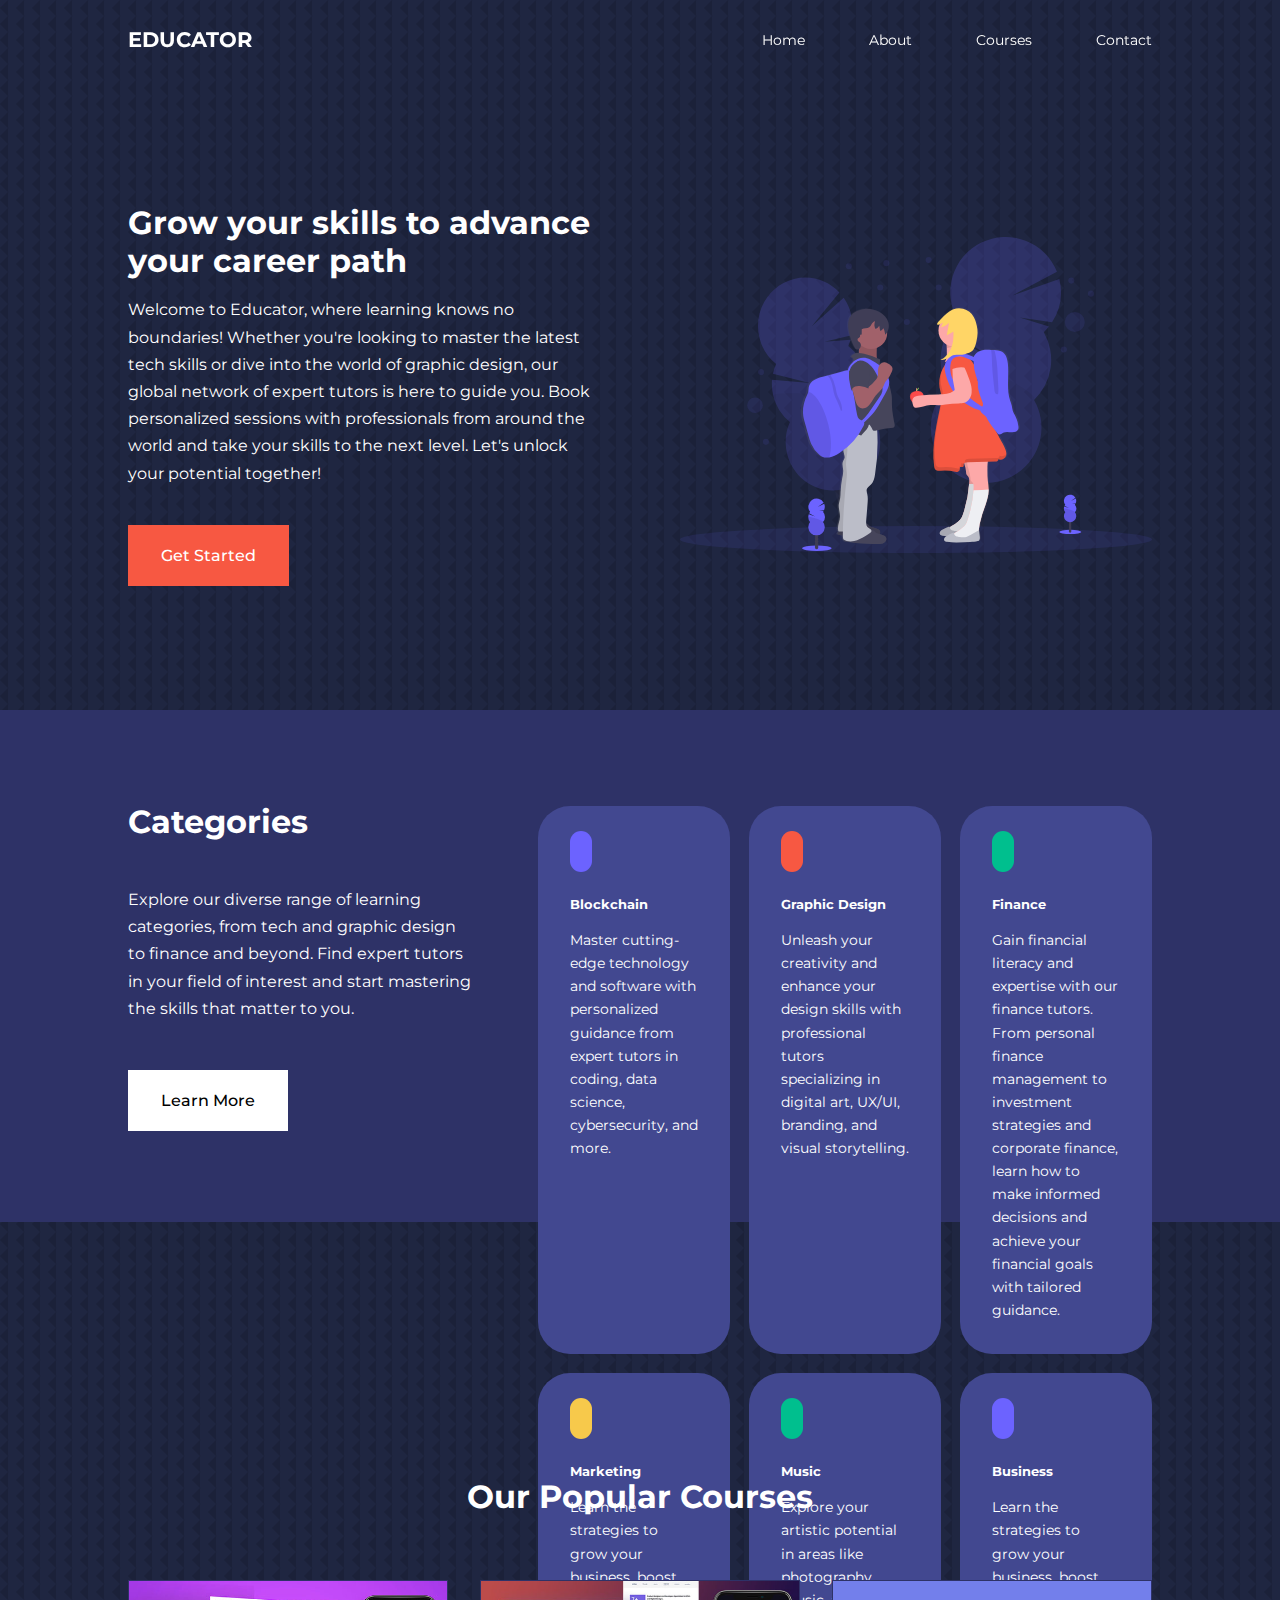
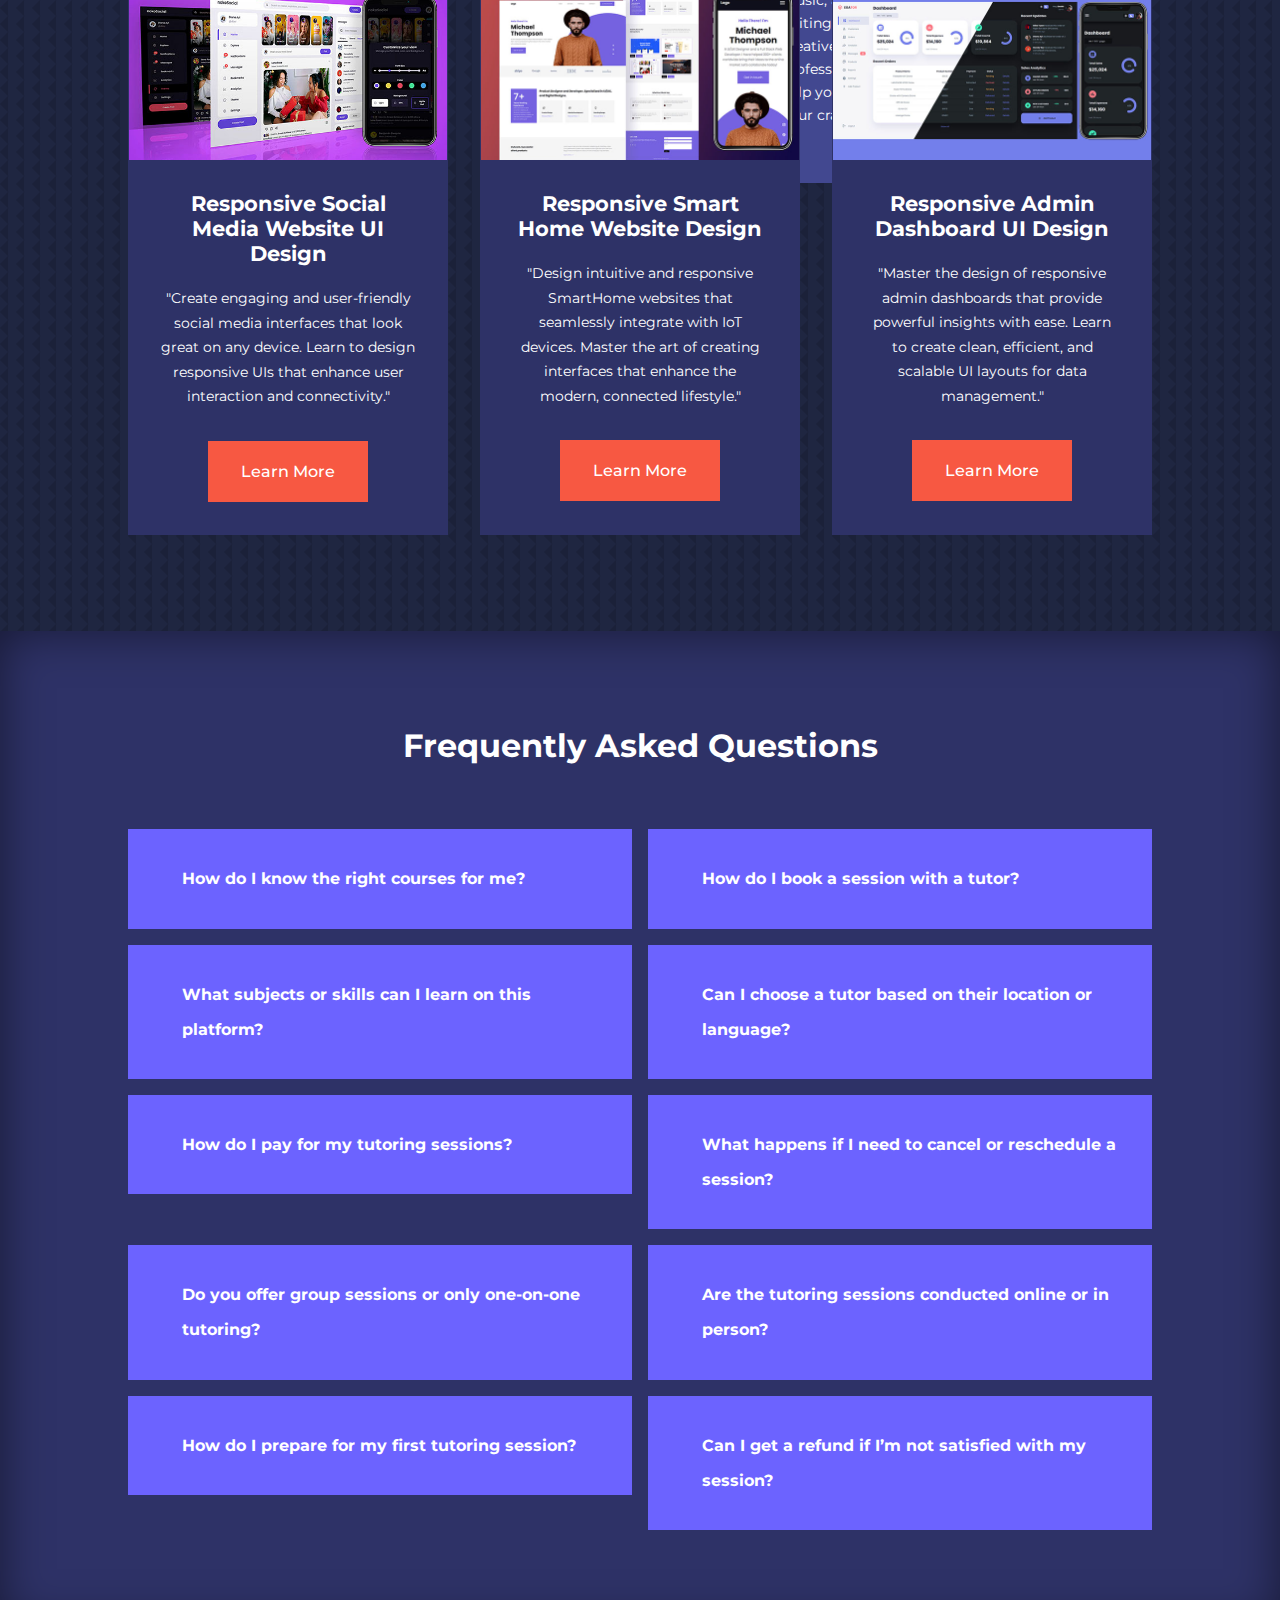
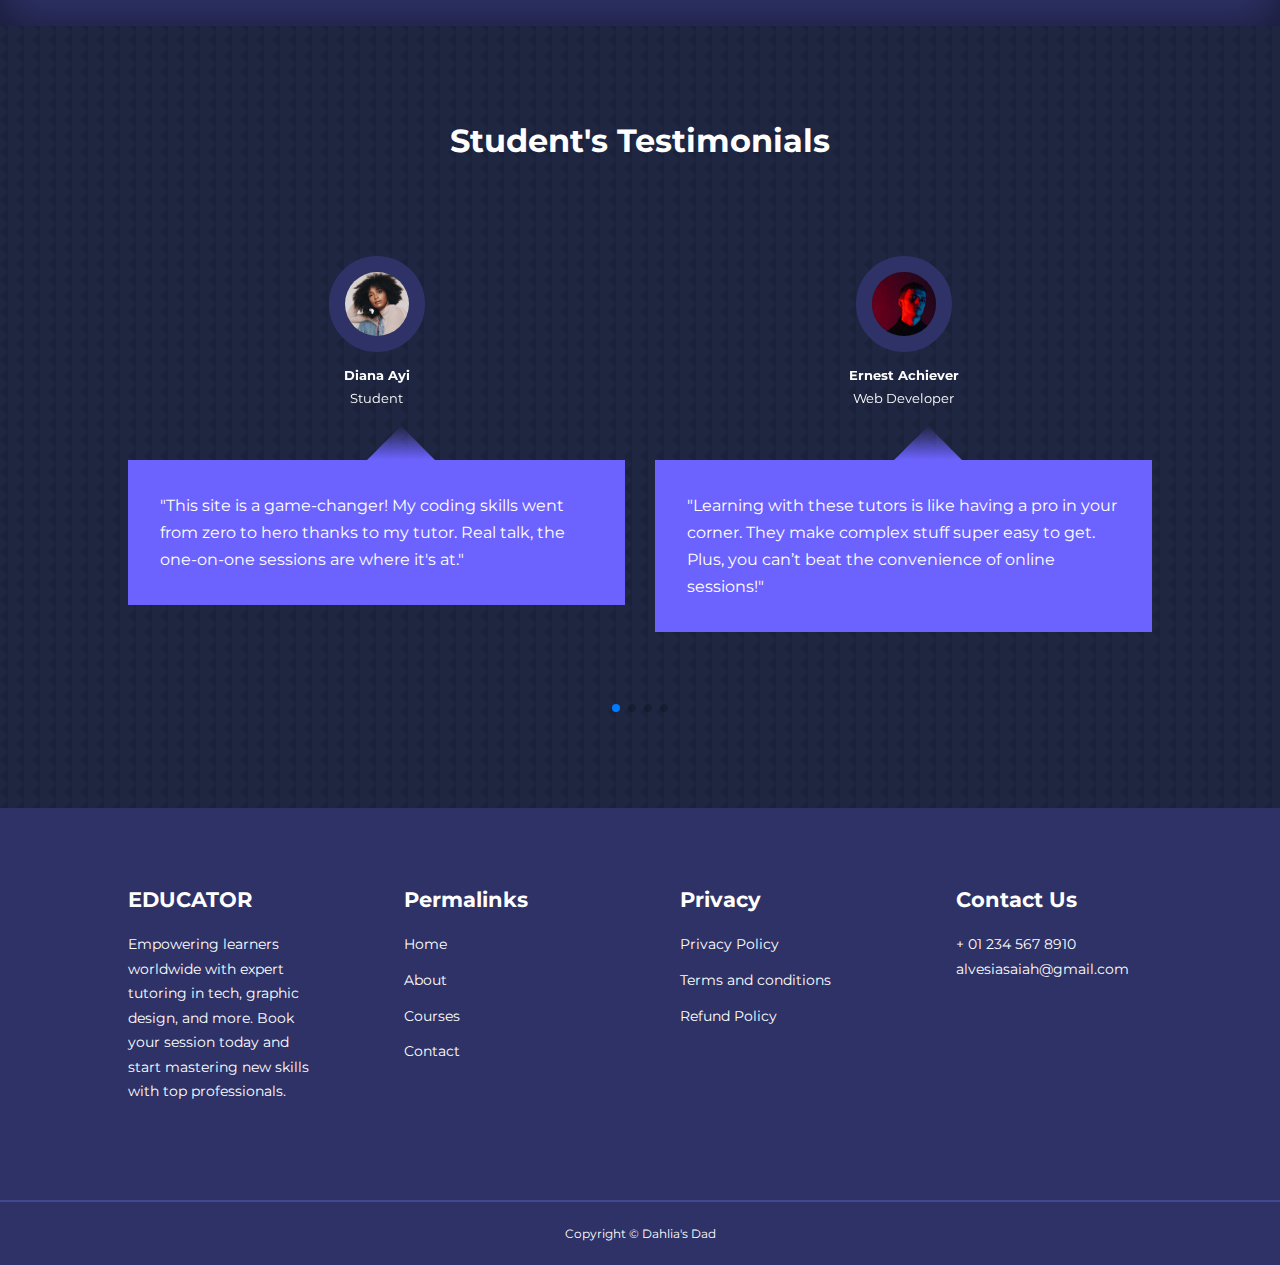
<file: index.html>
<!DOCTYPE html>
<html lang="en">
<head>
    <meta charset="UTF-8">
    <meta name="viewport" content="width=device-width, initial-scale=1.0">
    <title>Educator</title>
    <!-- ICONSCOUT CDN -->
    <link rel="stylesheet" href="https://unicons.iconscout.com/release/v4.0.8/css/line.css">

    <!-- FONTS -->
    <link rel="preconnect" href="https://fonts.googleapis.com">
    <link rel="preconnect" href="https://fonts.gstatic.com" crossorigin>
    <link href="https://fonts.googleapis.com/css2?family=DM+Sans:ital,opsz,wght@0,9..40,100..1000;1,9..40,100..1000&family=Inconsolata:wght@200..900&family=Montserrat:ital,wght@0,100..900;1,100..900&family=Noto+Sans:ital,wght@0,100..900;1,100..900&family=Open+Sans:ital,wght@0,300..800;1,300..800&family=Righteous&family=Roboto:ital,wght@0,100;0,300;0,400;0,500;0,700;0,900;1,100;1,300;1,400;1,500;1,700;1,900&display=swap" rel="stylesheet">

    <!-- SWIPER JS  -->
    <link rel="stylesheet" href="https://cdn.jsdelivr.net/npm/swiper@11/swiper-bundle.min.css"/>
    <link rel="stylesheet" href="./css/style.css">
    <style>
        body {
            background-image: url(./images/bg-texture.png);
        }
    </style>
</head>
<body>

    <nav>
        <div class="container nav__container">
            <a href="index.html"><h4>EDUCATOR</h4></a>
            <ul class="nav__menu">
                <li><a href="index.html">Home</a></li>
                <li><a href="about.html">About</a></li>
                <li><a href="courses.html">Courses</a></li>
                <li><a href="contact.html">Contact</a></li>
            </ul>
            <button id="open-menu-btn"><i class="uil uil-bars"></i></button>
            <button id="close-menu-btn"><i class="uil uil-multiply"></i></button>
        </div>
    </nav>
    <!-- END OF NAVBAR -->

    <header>
        <div class="container header__container">
            <div class="header__left">
                <h1>Grow your skills to advance your career path</h1>
                <p>
                    Welcome to Educator, where learning knows no boundaries! Whether you're looking to master the latest tech skills or dive into the world of graphic design, our global network of expert tutors is here to guide you. Book personalized sessions with professionals from around the world and take your skills to the next level. Let's unlock your potential together!
                </p>
                <a href="courses.html" class="btn btn-primary">Get Started</a>
            </div>
            <div class="header__right">
                <div class="header__right-image">
                    <img src="./images/header.svg" alt="">
                </div>
            </div>
        </div>
    </header>
    <!-- END OF HEADER -->


    <section class="categories">
        <div class="container categories__container">
            <div class="categories__left">
                <h1>Categories</h1>
                <p>Explore our diverse range of learning categories, from tech and graphic design to finance and beyond. Find expert tutors in your field of interest and start mastering the skills that matter to you.</p>
                <a href="#" class="btn">Learn More</a>
            </div>
            <div class="categories__right">
                <article class="category">
                    <span class="category__icon"><i class="uil uil-bitcoin-circle"></i></span>
                    <h5>Blockchain</h5>
                    <p>Master cutting-edge technology and software with personalized guidance from expert tutors in coding, data science, cybersecurity, and more.</p>
                </article>

                <article class="category">
                    <span class="category__icon"><i class="uil uil-palette"></i></span>
                    <h5>Graphic Design</h5>
                    <p>Unleash your creativity and enhance your design skills with professional tutors specializing in digital art, UX/UI, branding, and visual storytelling.</p>
                </article>

                <article class="category">
                    <span class="category__icon"><i class="uil uil-usd-circle"></i></span>
                    <h5>Finance</h5>
                    <p>Gain financial literacy and expertise with our finance tutors. From personal finance management to investment strategies and corporate finance, learn how to make informed decisions and achieve your financial goals with tailored guidance.</p>
                </article>

                <article class="category">
                    <span class="category__icon"><i class="uil uil-megaphone"></i></span>
                    <h5>Marketing</h5>
                    <p>Learn the strategies to grow your business, boost your marketing efforts, and succeed in the competitive marketplace with insights from industry experts.</p>
                </article>

                <article class="category">
                    <span class="category__icon"><i class="uil uil-music"></i></span>
                    <h5>Music</h5>
                    <p>Explore your artistic potential in areas like photography, music, and writing, guided by creative professionals who help you refine your craft.</p>
                </article>

                <article class="category">
                    <span class="category__icon"><i class="uil uil-puzzle-piece"></i></span>
                    <h5>Business</h5>
                    <p> Learn the strategies to grow your business, boost your marketing efforts, and succeed in the competitive marketplace with insights from industry experts.</p>
                </article>

            </div>
        </div>
    </section>

    <!-- END OF CATEGOIES -->

    <section class="courses">
        <h2>Our Popular Courses</h2>
        <div class="container courses__container">
            <article class="course">
                <div class="courses__image">
                    <img src="./images/course1.jpg" alt="">
                </div>
            <div class="course__info">
                <h4>Responsive Social Media Website UI Design</h4>
                <p>"Create engaging and user-friendly social media interfaces that look great on any device. Learn to design responsive UIs that enhance user interaction and connectivity."</p>
                <a href="courses.html" class="btn btn-primary">Learn More</a>
            </div>
            </article>

            <article class="course">
                <div class="courses__image">
                    <img src="./images/course2.jpg" alt="">
                </div>
                <div class="course__info">
                    <h4>Responsive Smart Home Website Design</h4>
                <p>"Design intuitive and responsive SmartHome websites that seamlessly integrate with IoT devices. Master the art of creating interfaces that enhance the modern, connected lifestyle."</p>
                <a href="courses.html" class="btn btn-primary">Learn More</a>
                </div>
            </article>

            <article class="course">
                <div class="courses__image">
                    <img src="./images/course3.jpg" alt="">
                </div>
                <div class="course__info">
                    <h4>Responsive Admin Dashboard UI Design</h4>
                <p>"Master the design of responsive admin dashboards that provide powerful insights with ease. Learn to create clean, efficient, and scalable UI layouts for data management."</p>
                <a href="courses.html" class="btn btn-primary">Learn More</a>
                </div>
            </article>
        </div>
    </section>

    <!-- END OF COURSES -->

    <section class="faqs">
        <h2>Frequently Asked Questions</h2>
        <div class="container faqs__container">
            <article class="faq">
                <div class="faq__icon"><i class="uil uil-plus"></i></div>
                <div class="question__answer">
                    <h4>How do I know the right courses for me?</h4>
                    <p>To find the right courses, consider your current skill level, learning goals, and interests. Browse through our categories and course descriptions to see what aligns with your objectives. You can also take advantage of our free consultation service, where our team can recommend courses based on your specific needs. Additionally, reading reviews and exploring tutor profiles can help you make an informed decision.</p>
                </div>
            </article>

            <article class="faq">
                <div class="faq__icon"><i class="uil uil-plus"></i></div>
                <div class="question__answer">
                    <h4>How do I book a session with a tutor?</h4>
                    <p>You can book a session by browsing our tutor profiles, selecting a tutor that fits your needs, and choosing an available time slot. Once booked, you’ll receive a confirmation and further instructions.</p>
                </div>
            </article>

            <article class="faq">
                <div class="faq__icon"><i class="uil uil-plus"></i></div>
                <div class="question__answer">
                    <h4>What subjects or skills can I learn on this platform?</h4>
                    <p>Our platform offers a wide range of subjects, including tech skills, graphic design, finance, business, languages, creative arts, and more. Explore our categories to find what suits you best.</p>
                </div>
            </article>

            <article class="faq">
                <div class="faq__icon"><i class="uil uil-plus"></i></div>
                <div class="question__answer">
                    <h4>Can I choose a tutor based on their location or language?</h4>
                    <p>Yes, you can filter tutors by location, language, and expertise to find someone who meets your preferences.</p>
                </div>
            </article>

            <article class="faq">
                <div class="faq__icon"><i class="uil uil-plus"></i></div>
                <div class="question__answer">
                    <h4>How do I pay for my tutoring sessions?</h4>
                    <p>Payments are securely processed through our platform. You can pay using major credit cards, PayPal, or other supported payment methods when booking your session.</p>
                </div>
            </article>

            <article class="faq">
                <div class="faq__icon"><i class="uil uil-plus"></i></div>
                <div class="question__answer">
                    <h4>What happens if I need to cancel or reschedule a session?</h4>
                    <p>You can cancel or reschedule a session up to 24 hours before it begins without any penalty. Please refer to our cancellation policy for more details.</p>
                </div>
            </article>

            <article class="faq">
                <div class="faq__icon"><i class="uil uil-plus"></i></div>
                <div class="question__answer">
                    <h4>Do you offer group sessions or only one-on-one tutoring?</h4>
                    <p>We primarily offer one-on-one tutoring for personalized attention, but some tutors may offer group sessions. Check the tutor’s profile or contact them for details.</p>
                </div>
            </article>

            <article class="faq">
                <div class="faq__icon"><i class="uil uil-plus"></i></div>
                <div class="question__answer">
                    <h4>Are the tutoring sessions conducted online or in person?</h4>
                    <p>All sessions are conducted online via our integrated video conferencing tool, allowing you to learn from anywhere in the world.</p>
                </div>
            </article>

            <article class="faq">
                <div class="faq__icon"><i class="uil uil-plus"></i></div>
                <div class="question__answer">
                    <h4>How do I prepare for my first tutoring session?</h4>
                    <p>Before your session, make sure you have a stable internet connection, any necessary software or materials, and a list of topics or questions you want to cover.</p>
                </div>
            </article>

            <article class="faq">
                <div class="faq__icon"><i class="uil uil-plus"></i></div>
                <div class="question__answer">
                    <h4>Can I get a refund if I’m not satisfied with my session?</h4>
                    <p>We strive to ensure a positive learning experience. If you’re not satisfied, please contact our support team within 24 hours of your session to discuss refund options.</p>
                </div>
            </article>
        </div>
    </section>

    <!-- END OF FAQS -->

    <section class="container testimonials__container mySwiper">
        <h2>Student's Testimonials</h2>
        <div class="swiper-wrapper">
            <article class="testimonial swiper-slide">
                <div class="avatar">
                    <img src="./images/avatar1.jpg" alt="">
                </div>
                <div class="testimonial__info">
                    <h5>Diana Ayi</h5>
                    <small>Student</small>
                </div>
                <div class="testimonial__body">
                    <p>"This site is a game-changer! My coding skills went from zero to hero thanks to my tutor. Real talk, the one-on-one sessions are where it's at."</p>
                </div>
            </article>

            <article class="testimonial swiper-slide">
                <div class="avatar">
                    <img src="./images/avatar2.jpg" alt="">
                </div>
                <div class="testimonial__info">
                    <h5>Ernest Achiever</h5>
                    <small>Web Developer</small>
                </div>
                <div class="testimonial__body">
                    <p>"Learning with these tutors is like having a pro in your corner. They make complex stuff super easy to get. Plus, you can’t beat the convenience of online sessions!"</p>
                </div>
            </article>

            <article class="testimonial swiper-slide">
                <div class="avatar">
                    <img src="./images/avatar3.jpg" alt="">
                </div>
                <div class="testimonial__info">
                    <h5>Edem Quist</h5>
                    <small>Student</small>
                </div>
                <div class="testimonial__body">
                    <p>"I needed help with graphic design, and my tutor totally nailed it. Now, my portfolio's lookin' fresh! Definitely worth it."</p>
                </div>
            </article>

            <article class="testimonial swiper-slide">
                <div class="avatar">
                    <img src="./images/avatar4.jpg" alt="">
                </div>
                <div class="testimonial__info">
                    <h5>Haja Bintu</h5>
                    <small>Model</small>
                </div>
                <div class="testimonial__body">
                    <p>"Honestly, I wasn’t sure what to expect, but this platform blew me away. My tutor knew exactly how to get me up to speed fast. Highly recommend!"</p>
                </div>
            </article>

            <article class="testimonial swiper-slide">
                <div class="avatar">
                    <img src="./images/avatar5.jpg" alt="">
                </div>
                <div class="testimonial__info">
                    <h5>Jane Doe</h5>
                    <small>Student</small>
                </div>
                <div class="testimonial__body">
                    <p>"Best decision ever! My finance tutor broke everything down in a way that finally made sense. Now I'm actually confident with my money moves."</p>
                </div>
            </article>

        </div>
        <div class="swiper-pagination"></div>
    </section>

    <!-- FOOTER -->
    <footer>
        <div class="container footer__container">
            <div class="footer__1">
                <a href="index.html" class="footer__logo"><h4>EDUCATOR</h4></a>
                <p>Empowering learners worldwide with expert tutoring in tech, graphic design, and more. Book your session today and start mastering new skills with top professionals.</p>
            </div>

            <div class="footer__2">
                <h4>Permalinks</h4>
                <ul class="permalinks">
                    <li><a href="index.html"></a>Home</li>
                    <li><a href="about.html"></a>About</li>
                    <li><a href="courses.html"></a>Courses</li>
                    <li><a href="contact.html"></a>Contact</li>
                </ul>
            </div>

            <div class="footer__3">
                <h4>Privacy</h4>
                <ul class="privacy">
                    <li><a href="#"></a>Privacy Policy</li>
                    <li><a href="#"></a>Terms and conditions</li>
                    <li><a href="#"></a>Refund Policy</li>
                </ul>
            </div>

            <div class="footer__4">
                <h4>Contact Us</h4>
                <div>
                    <p>+ 01 234 567 8910</p>
                    <p>alvesiasaiah@gmail.com</p>
                </div>
                <ul class="footer__socials">
                    <li>
                        <a href="#"><i class="uil uil-facebook-f"></i></a>
                    </li>

                    <li>
                        <a href="#"><i class="uil uil-instagram-alt"></i></a>
                    </li>

                    <li>
                        <a href="#"><i class="uil uil-twitter"></i></a>
                    </li>

                    <li>
                        <a href="#"><i class="uil uil-linkedin-alt"></i></a>
                    </li>
                </ul>
            </div>

           

        </div>
        <div class="footer__copyright">
            <small>Copyright &copy; Dahlia's Dad</small>
        </div>
    </footer>


    <script src="./main.js"></script>
    <script src="https://cdn.jsdelivr.net/npm/swiper@11/swiper-bundle.min.js"></script>

    <script>
            var swiper = new Swiper(".mySwiper", {
      slidesPerView: 1,
      spaceBetween: 30,
      pagination: {
        el: ".swiper-pagination",
        clickable: true,
      },
       //
       breakpoints: {
        600: {
            slidesPerView: 2
        }
       }
    });
    </script>
</body>
</html>
</file>
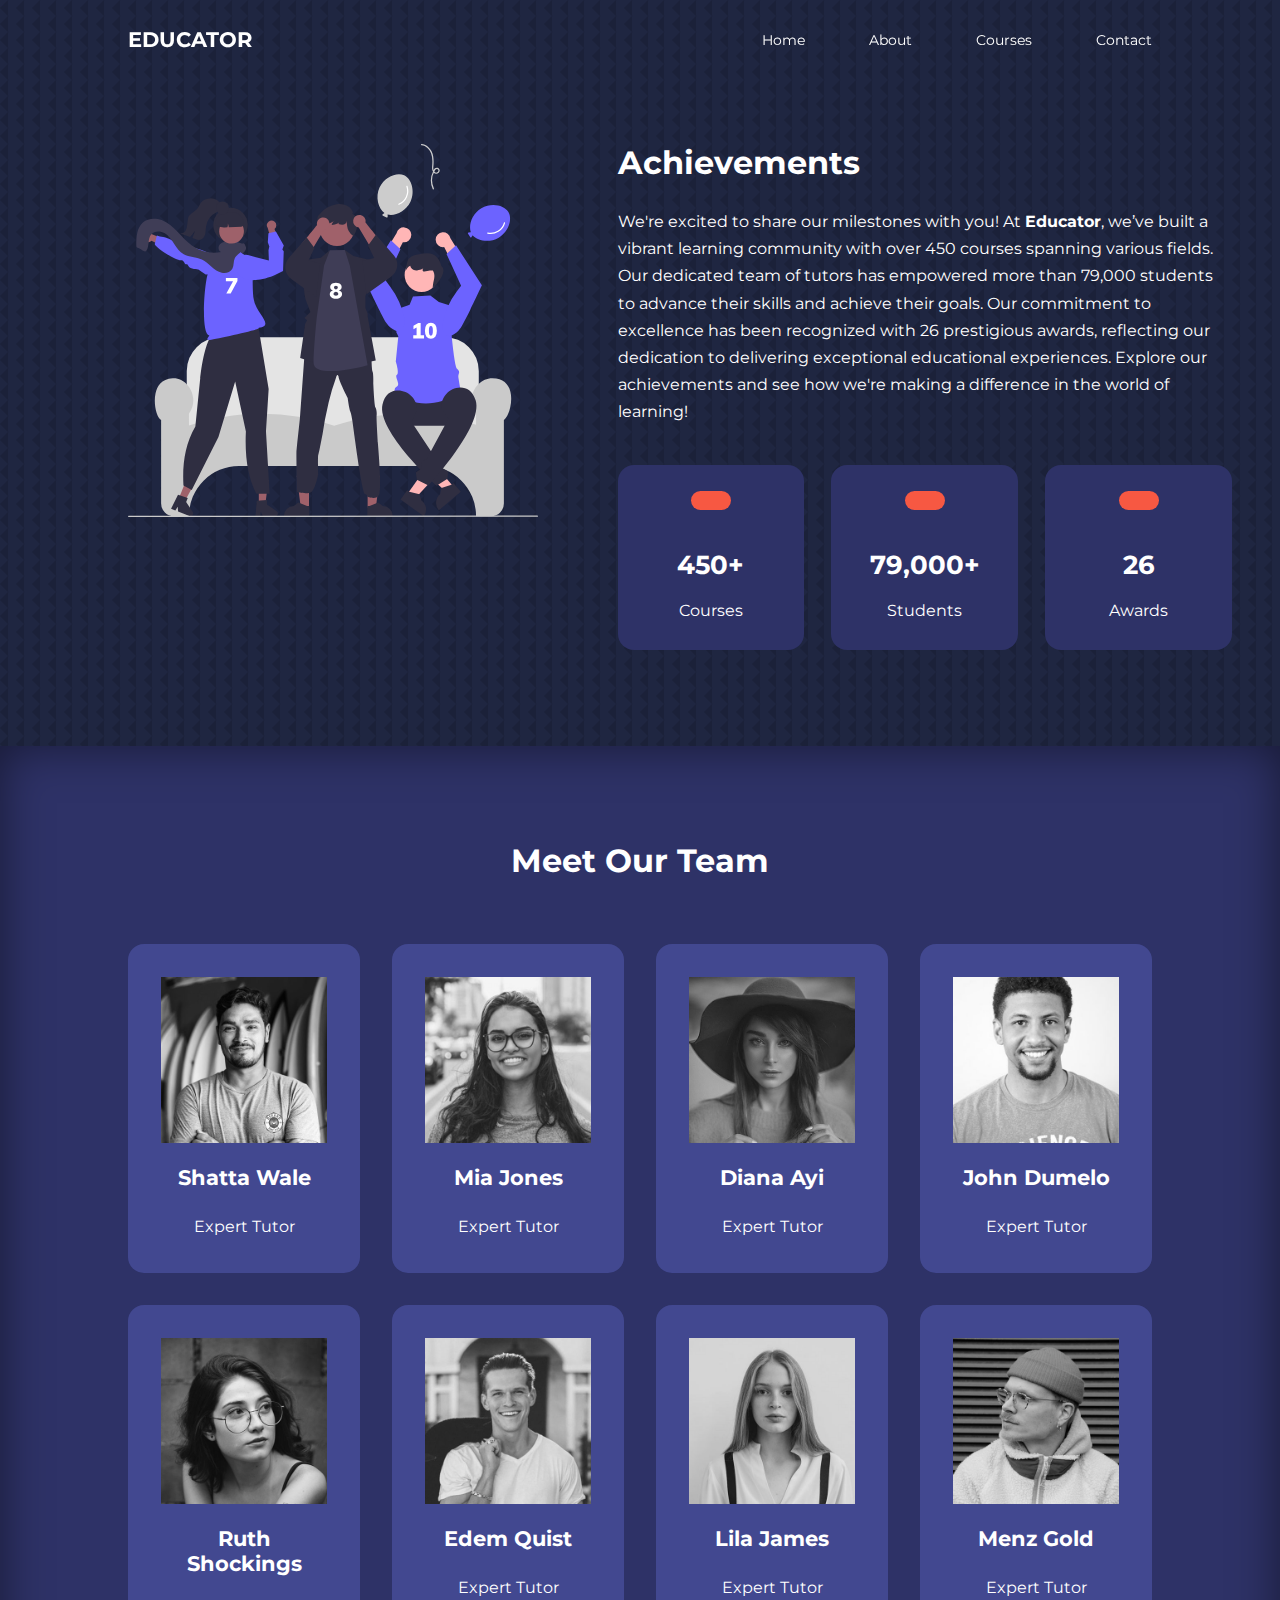
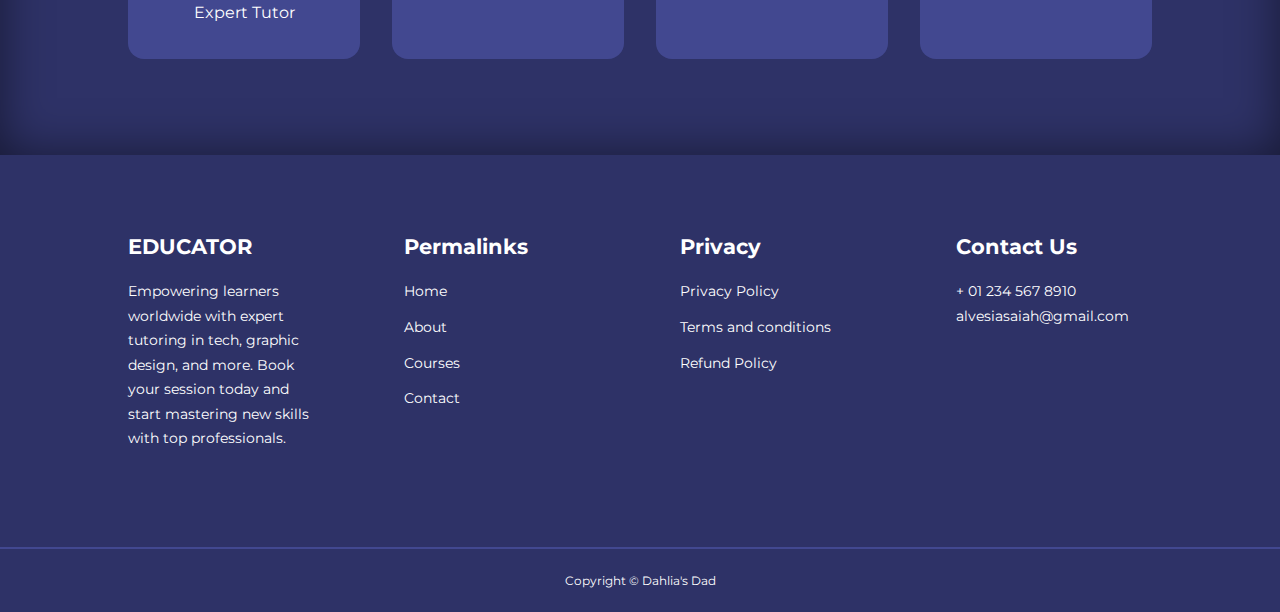
<file: about.html>
<!DOCTYPE html>
<html lang="en">
<head>
    <meta charset="UTF-8">
    <meta name="viewport" content="width=device-width, initial-scale=1.0">
    <title>Educator</title>
    <!-- ICONSCOUT CDN -->
    <link rel="stylesheet" href="https://unicons.iconscout.com/release/v4.0.8/css/line.css">

    <!-- FONTS -->
    <link rel="preconnect" href="https://fonts.googleapis.com">
    <link rel="preconnect" href="https://fonts.gstatic.com" crossorigin>
    <link href="https://fonts.googleapis.com/css2?family=DM+Sans:ital,opsz,wght@0,9..40,100..1000;1,9..40,100..1000&family=Inconsolata:wght@200..900&family=Montserrat:ital,wght@0,100..900;1,100..900&family=Noto+Sans:ital,wght@0,100..900;1,100..900&family=Open+Sans:ital,wght@0,300..800;1,300..800&family=Righteous&family=Roboto:ital,wght@0,100;0,300;0,400;0,500;0,700;0,900;1,100;1,300;1,400;1,500;1,700;1,900&display=swap" rel="stylesheet">

  
    <link rel="stylesheet" href="./css/style.css">
    <link rel="stylesheet" href="./css/about.css">
    <style>
        body {
            background-image: url(./images/bg-texture.png);
        }
    </style>
</head>
<body>

    <nav>
        <div class="container nav__container">
            <a href="index.html"><h4>EDUCATOR</h4></a>
            <ul class="nav__menu">
                <li><a href="index.html">Home</a></li>
                <li><a href="about.html">About</a></li>
                <li><a href="courses.html">Courses</a></li>
                <li><a href="contact.html">Contact</a></li>
            </ul>
            <button id="open-menu-btn"><i class="uil uil-bars"></i></button>
            <button id="close-menu-btn"><i class="uil uil-multiply"></i></button>
        </div>
    </nav>


    <section class="about__achievements">
        <div class="container about__achievements-container">
            <div class="about__achievements-left">
                <img src="./images/about achievements.svg" alt="">
            </div>
            <div class="about__achievements-right">
                <h1>Achievements</h1>
                <p>We're excited to share our milestones with you! At <strong>Educator</strong>, we’ve built a vibrant learning community with over 450 courses spanning various fields. Our dedicated team of tutors has empowered more than 79,000 students to advance their skills and achieve their goals. Our commitment to excellence has been recognized with 26 prestigious awards, reflecting our dedication to delivering exceptional educational experiences. Explore our achievements and see how we're making a difference in the world of learning!</p>
                <div class="achievements__cards">
                    <article class="achievement__card">
                        <span class="achievement__icon">
                            <i class="uil uil-video"></i>
                        </span>
                        <h3>450+</h3>
                        <p>Courses</p>
                    </article>

                    <article class="achievement__card">
                        <span class="achievement__icon">
                            <i class="uil uil-users-alt"></i>
                        </span>
                        <h3>79,000+</h3>
                        <p>Students</p>
                    </article>

                    <article class="achievement__card">
                        <span class="achievement__icon">
                            <i class="uil uil-trophy"></i>
                        </span>
                        <h3>26</h3>
                        <p>Awards</p>
                    </article>
                </div>
            </div>
        </div>
    </section>


    <!-- END OF ACHIEVEMENTS -->


    <section class="team">
        <h2>Meet Our Team</h2>
        <div class="container team__container">
            <article class="team__member">
                <div class="team__member-image">
                    <img src="./images/tm1.jpg" alt="">
                </div>
                <div class="team__member-info">
                    <h4>Shatta Wale</h4>
                    <p>Expert Tutor</p>
                </div>
                <div class="team__member-socials">
                    <a href="https://instagram.com" target="_blank"><i class="uil uil-instagram"></i></a>
                    <a href="https://twitter.com" target="_blank"><i class="uil uil-twitter-alt"></i></a>
                    <a href="https://linkedin.com" target="_blank"><i class="uil uil-linkedin-alt"></i></a>
                </div>
            </article>

            <article class="team__member">
                <div class="team__member-image">
                    <img src="./images/tm2.jpg" alt="">
                </div>
                <div class="team__member-info">
                    <h4>Mia Jones</h4>
                    <p>Expert Tutor</p>
                </div>
                <div class="team__member-socials">
                    <a href="https://instagram.com" target="_blank"><i class="uil uil-instagram"></i></a>
                    <a href="https://twitter.com" target="_blank"><i class="uil uil-twitter-alt"></i></a>
                    <a href="https://linkedin.com" target="_blank"><i class="uil uil-linkedin-alt"></i></a>
                </div>
            </article>

            <article class="team__member">
                <div class="team__member-image">
                    <img src="./images/tm3.jpg" alt="">
                </div>
                <div class="team__member-info">
                    <h4>Diana Ayi</h4>
                    <p>Expert Tutor</p>
                </div>
                <div class="team__member-socials">
                    <a href="https://instagram.com" target="_blank"><i class="uil uil-instagram"></i></a>
                    <a href="https://twitter.com" target="_blank"><i class="uil uil-twitter-alt"></i></a>
                    <a href="https://linkedin.com" target="_blank"><i class="uil uil-linkedin-alt"></i></a>
                </div>
            </article>

            <article class="team__member">
                <div class="team__member-image">
                    <img src="./images/tm4.jpg" alt="">
                </div>
                <div class="team__member-info">
                    <h4>John Dumelo</h4>
                    <p>Expert Tutor</p>
                </div>
                <div class="team__member-socials">
                    <a href="https://instagram.com" target="_blank"><i class="uil uil-instagram"></i></a>
                    <a href="https://twitter.com" target="_blank"><i class="uil uil-twitter-alt"></i></a>
                    <a href="https://linkedin.com" target="_blank"><i class="uil uil-linkedin-alt"></i></a>
                </div>
            </article>

            <article class="team__member">
                <div class="team__member-image">
                    <img src="./images/tm5.jpg" alt="">
                </div>
                <div class="team__member-info">
                    <h4>Ruth Shockings</h4>
                    <p>Expert Tutor</p>
                </div>
                <div class="team__member-socials">
                    <a href="https://instagram.com" target="_blank"><i class="uil uil-instagram"></i></a>
                    <a href="https://twitter.com" target="_blank"><i class="uil uil-twitter-alt"></i></a>
                    <a href="https://linkedin.com" target="_blank"><i class="uil uil-linkedin-alt"></i></a>
                </div>
            </article>

            <article class="team__member">
                <div class="team__member-image">
                    <img src="./images/tm6.jpg" alt="">
                </div>
                <div class="team__member-info">
                    <h4>Edem Quist</h4>
                    <p>Expert Tutor</p>
                </div>
                <div class="team__member-socials">
                    <a href="https://instagram.com" target="_blank"><i class="uil uil-instagram"></i></a>
                    <a href="https://twitter.com" target="_blank"><i class="uil uil-twitter-alt"></i></a>
                    <a href="https://linkedin.com" target="_blank"><i class="uil uil-linkedin-alt"></i></a>
                </div>
            </article>

            <article class="team__member">
                <div class="team__member-image">
                    <img src="./images/tm7.jpg" alt="">
                </div>
                <div class="team__member-info">
                    <h4>Lila James</h4>
                    <p>Expert Tutor</p>
                </div>
                <div class="team__member-socials">
                    <a href="https://instagram.com" target="_blank"><i class="uil uil-instagram"></i></a>
                    <a href="https://twitter.com" target="_blank"><i class="uil uil-twitter-alt"></i></a>
                    <a href="https://linkedin.com" target="_blank"><i class="uil uil-linkedin-alt"></i></a>
                </div>
            </article>

            <article class="team__member">
                <div class="team__member-image">
                    <img src="./images/tm8.jpg" alt="">
                </div>
                <div class="team__member-info">
                    <h4>Menz Gold</h4>
                    <p>Expert Tutor</p>
                </div>
                <div class="team__member-socials">
                    <a href="https://instagram.com" target="_blank"><i class="uil uil-instagram"></i></a>
                    <a href="https://twitter.com" target="_blank"><i class="uil uil-twitter-alt"></i></a>
                    <a href="https://linkedin.com" target="_blank"><i class="uil uil-linkedin-alt"></i></a>
                </div>
            </article>

            
        </div>
    </section>

    <!-- END OF TEAM SECTION  -->







    <footer>
        <div class="container footer__container">
            <div class="footer__1">
                <a href="index.html" class="footer__logo"><h4>EDUCATOR</h4></a>
                <p>Empowering learners worldwide with expert tutoring in tech, graphic design, and more. Book your session today and start mastering new skills with top professionals.</p>
            </div>

            <div class="footer__2">
                <h4>Permalinks</h4>
                <ul class="permalinks">
                    <li><a href="index.html"></a>Home</li>
                    <li><a href="about.html"></a>About</li>
                    <li><a href="courses.html"></a>Courses</li>
                    <li><a href="contact.html"></a>Contact</li>
                </ul>
            </div>

            <div class="footer__3">
                <h4>Privacy</h4>
                <ul class="privacy">
                    <li><a href="#"></a>Privacy Policy</li>
                    <li><a href="#"></a>Terms and conditions</li>
                    <li><a href="#"></a>Refund Policy</li>
                </ul>
            </div>

            <div class="footer__4">
                <h4>Contact Us</h4>
                <div>
                    <p>+ 01 234 567 8910</p>
                    <p>alvesiasaiah@gmail.com</p>
                </div>
                <ul class="footer__socials">
                    <li>
                        <a href="#"><i class="uil uil-facebook-f"></i></a>
                    </li>

                    <li>
                        <a href="#"><i class="uil uil-instagram-alt"></i></a>
                    </li>

                    <li>
                        <a href="#"><i class="uil uil-twitter"></i></a>
                    </li>

                    <li>
                        <a href="#"><i class="uil uil-linkedin-alt"></i></a>
                    </li>
                </ul>
            </div>

           

        </div>
        <div class="footer__copyright">
            <small>Copyright &copy; Dahlia's Dad</small>
        </div>
    </footer>


    <script src="./main.js"></script>
</body>
</html>
</file>
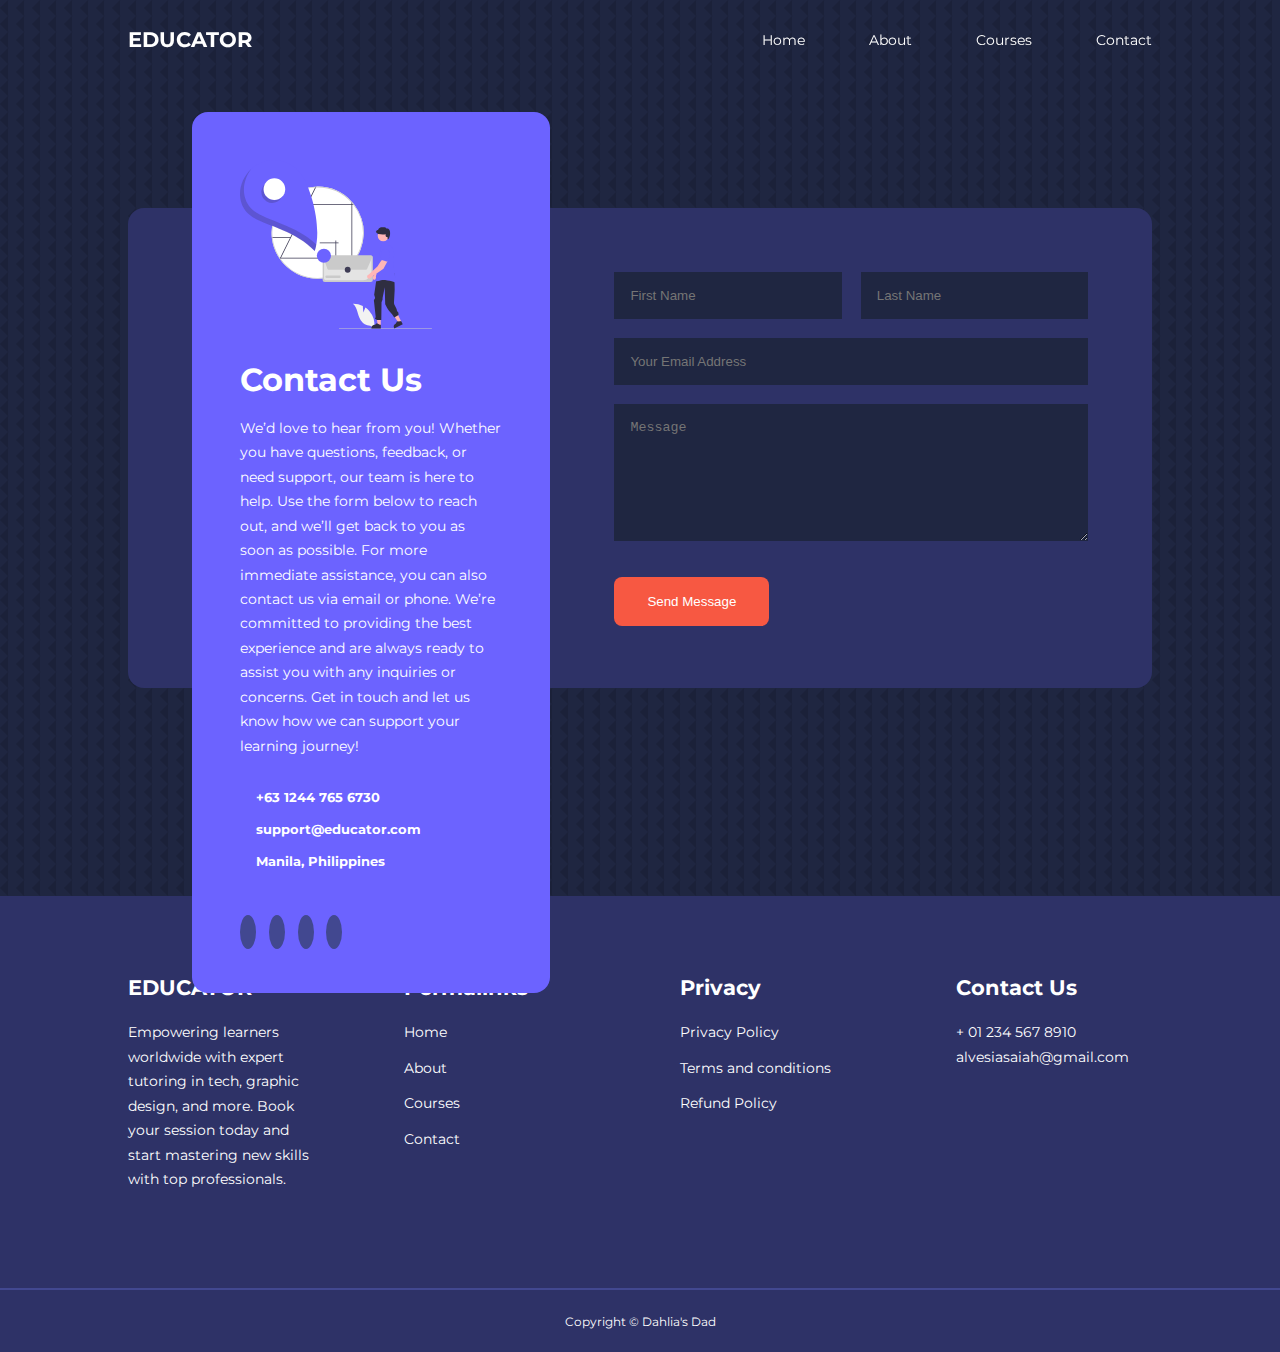
<file: contact.html>
<!DOCTYPE html>
<html lang="en">
<head>
    <meta charset="UTF-8">
    <meta name="viewport" content="width=device-width, initial-scale=1.0">
    <title>Educator</title>
    <!-- ICONSCOUT CDN -->
    <link rel="stylesheet" href="https://unicons.iconscout.com/release/v4.0.8/css/line.css">

    <!-- FONTS -->
    <link rel="preconnect" href="https://fonts.googleapis.com">
    <link rel="preconnect" href="https://fonts.gstatic.com" crossorigin>
    <link href="https://fonts.googleapis.com/css2?family=DM+Sans:ital,opsz,wght@0,9..40,100..1000;1,9..40,100..1000&family=Inconsolata:wght@200..900&family=Montserrat:ital,wght@0,100..900;1,100..900&family=Noto+Sans:ital,wght@0,100..900;1,100..900&family=Open+Sans:ital,wght@0,300..800;1,300..800&family=Righteous&family=Roboto:ital,wght@0,100;0,300;0,400;0,500;0,700;0,900;1,100;1,300;1,400;1,500;1,700;1,900&display=swap" rel="stylesheet">

    <!-- SWIPER JS  -->
    <link rel="stylesheet" href="https://cdn.jsdelivr.net/npm/swiper@11/swiper-bundle.min.css"/>
    <link rel="stylesheet" href="./css/style.css">
    <link rel="stylesheet" href="./css/contact.css">
    <style>
        body {
            background-image: url(./images/bg-texture.png);
        }
    </style>
</head>
<body>

    <nav>
        <div class="container nav__container">
            <a href="index.html"><h4>EDUCATOR</h4></a>
            <ul class="nav__menu">
                <li><a href="index.html">Home</a></li>
                <li><a href="about.html">About</a></li>
                <li><a href="courses.html">Courses</a></li>
                <li><a href="contact.html">Contact</a></li>
            </ul>
            <button id="open-menu-btn"><i class="uil uil-bars"></i></button>
            <button id="close-menu-btn"><i class="uil uil-multiply"></i></button>
        </div>
    </nav>

    <section class="contact">
        <div class="container contact__container">
            <aside class="contact__aside">
                <div class="aside__image">
                    <img src="./images/contact.svg" alt="">
                </div>
                <h2>Contact Us</h2>
                <p>We’d love to hear from you! Whether you have questions, feedback, or need support, our team is here to help. Use the form below to reach out, and we’ll get back to you as soon as possible. For more immediate assistance, you can also contact us via email or phone. We’re committed to providing the best experience and are always ready to assist you with any inquiries or concerns. Get in touch and let us know how we can support your learning journey!</p>
                <ul class="contact__details">
                    <li>
                        <i class="uil uil-phone-times"></i>
                        <h5>+63 1244 765 6730</h5>
                    </li>
                    <li>
                        <i class="uil uil-envelope"></i>
                        <h5>support@educator.com</h5>
                    </li>
                    <li>
                        <i class="uil uil-location-point"></i>
                        <h5>Manila, Philippines</h5>
                    </li>
                </ul>
                <ul class="contact__socials">
                    <li> <a href="https://facebook.com"><i class="uil uil-facebook-f"></i></a></li>
                    <li> <a href="https://instagram.com"><i class="uil uil-instagram"></i></a></li>
                    <li> <a href="https://twitter.com"><i class="uil uil-twitter"></i></a></li>
                    <li> <a href="https://linkedin.com"><i class="uil uil-linkedin-alt"></i></a></li>
                </ul>
            </aside>

            <form action="https://formspree.io/f/xdkndkbe" method="POST" class="contact__form">
                <div class="form__name">
                    <input type="text" name="First Name" placeholder="First Name" required>
                    <input type="text" name="Last Name" placeholder="Last Name" required>
                </div>
                <input type="email" name="Email Address" placeholder="Your Email Address" required>
                <textarea name="Message" placeholder="Message" rows="7" required></textarea>
                <button type="submit" class="btn btn-primary">Send Message</button>
            </form>
        </div>
    </section>










    <footer>
        <div class="container footer__container">
            <div class="footer__1">
                <a href="index.html" class="footer__logo"><h4>EDUCATOR</h4></a>
                <p>Empowering learners worldwide with expert tutoring in tech, graphic design, and more. Book your session today and start mastering new skills with top professionals.</p>
            </div>

            <div class="footer__2">
                <h4>Permalinks</h4>
                <ul class="permalinks">
                    <li><a href="index.html"></a>Home</li>
                    <li><a href="about.html"></a>About</li>
                    <li><a href="courses.html"></a>Courses</li>
                    <li><a href="contact.html"></a>Contact</li>
                </ul>
            </div>

            <div class="footer__3">
                <h4>Privacy</h4>
                <ul class="privacy">
                    <li><a href="#"></a>Privacy Policy</li>
                    <li><a href="#"></a>Terms and conditions</li>
                    <li><a href="#"></a>Refund Policy</li>
                </ul>
            </div>

            <div class="footer__4">
                <h4>Contact Us</h4>
                <div>
                    <p>+ 01 234 567 8910</p>
                    <p>alvesiasaiah@gmail.com</p>
                </div>
                <ul class="footer__socials">
                    <li>
                        <a href="#"><i class="uil uil-facebook-f"></i></a>
                    </li>

                    <li>
                        <a href="#"><i class="uil uil-instagram-alt"></i></a>
                    </li>

                    <li>
                        <a href="#"><i class="uil uil-twitter"></i></a>
                    </li>

                    <li>
                        <a href="#"><i class="uil uil-linkedin-alt"></i></a>
                    </li>
                </ul>
            </div>

           

        </div>
        <div class="footer__copyright">
            <small>Copyright &copy; Dahlia's Dad</small>
        </div>
    </footer>


    <script src="./main.js"></script>
    <script src="https://cdn.jsdelivr.net/npm/swiper@11/swiper-bundle.min.js"></script>

    <script>
            var swiper = new Swiper(".mySwiper", {
      slidesPerView: 1,
      spaceBetween: 30,
      pagination: {
        el: ".swiper-pagination",
        clickable: true,
      },
       //
       breakpoints: {
        600: {
            slidesPerView: 2
        }
       }
    });
    </script>
</body>
</html>
</file>
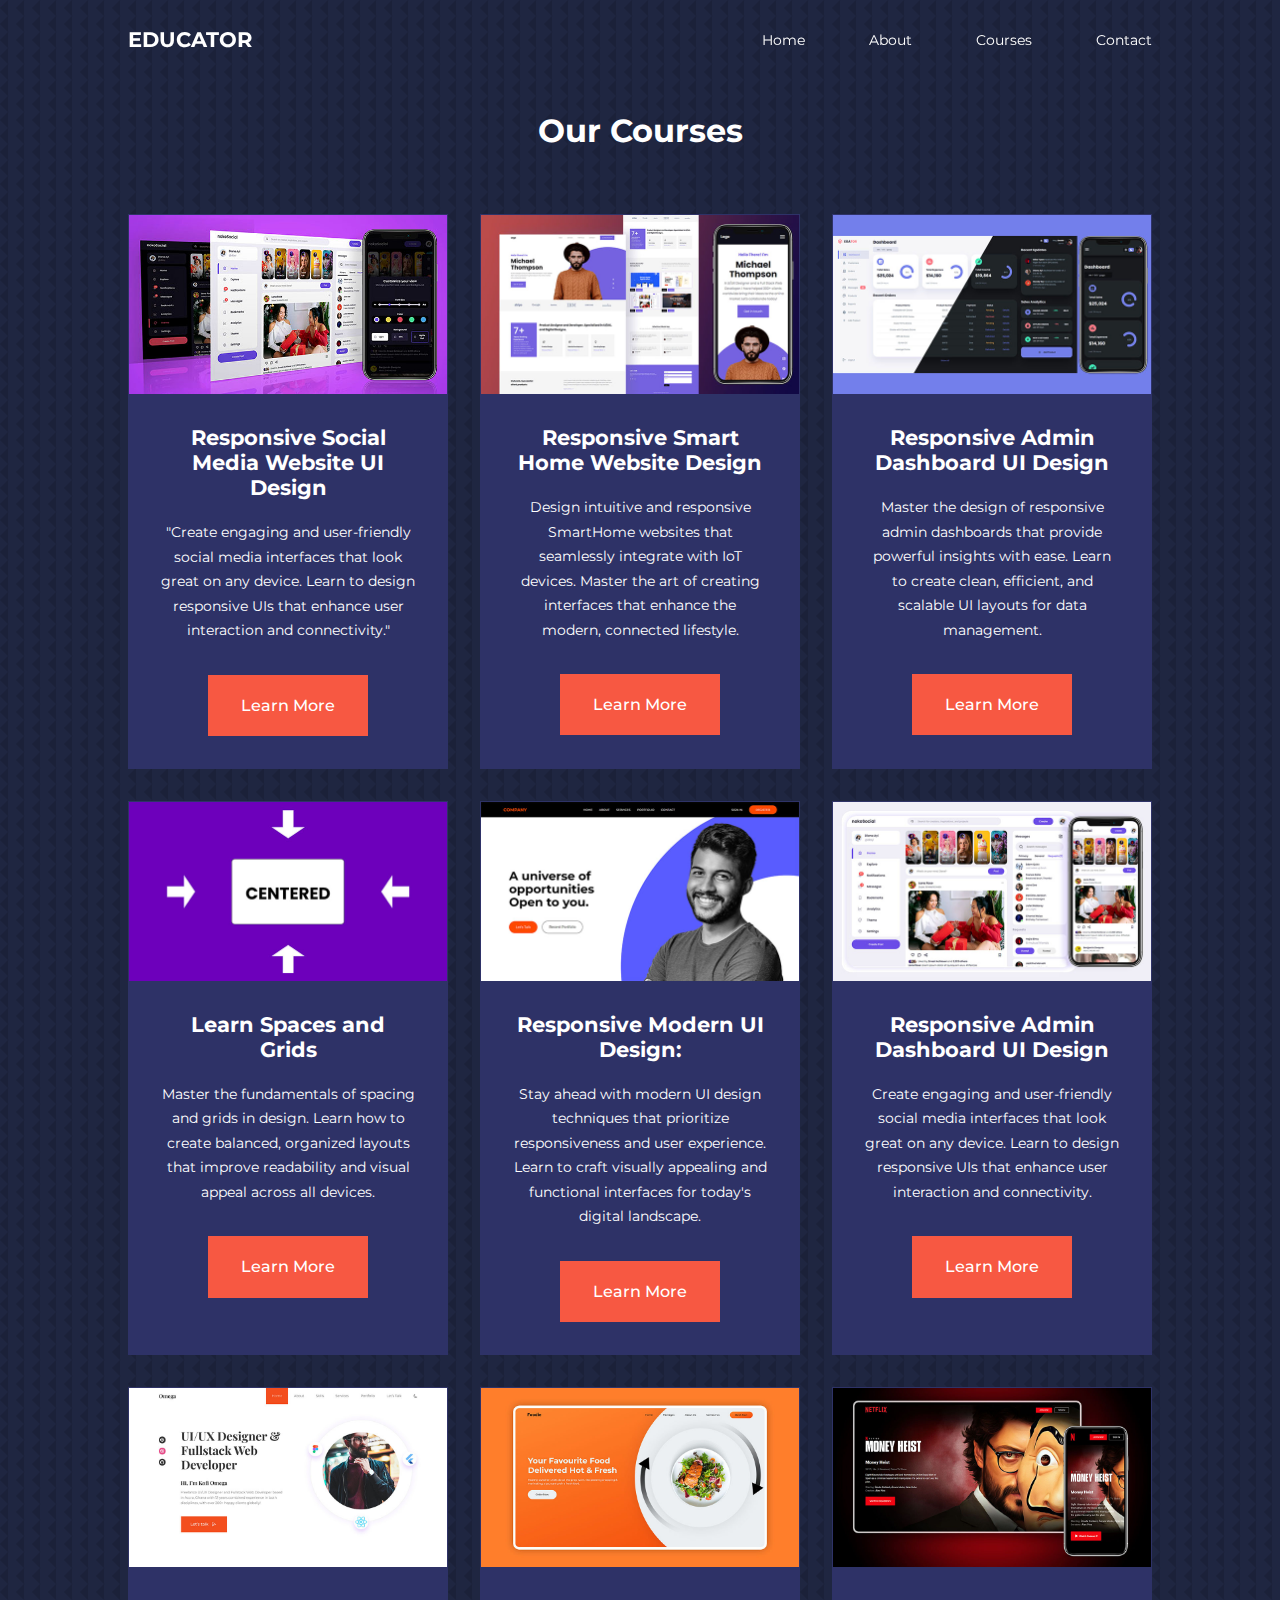
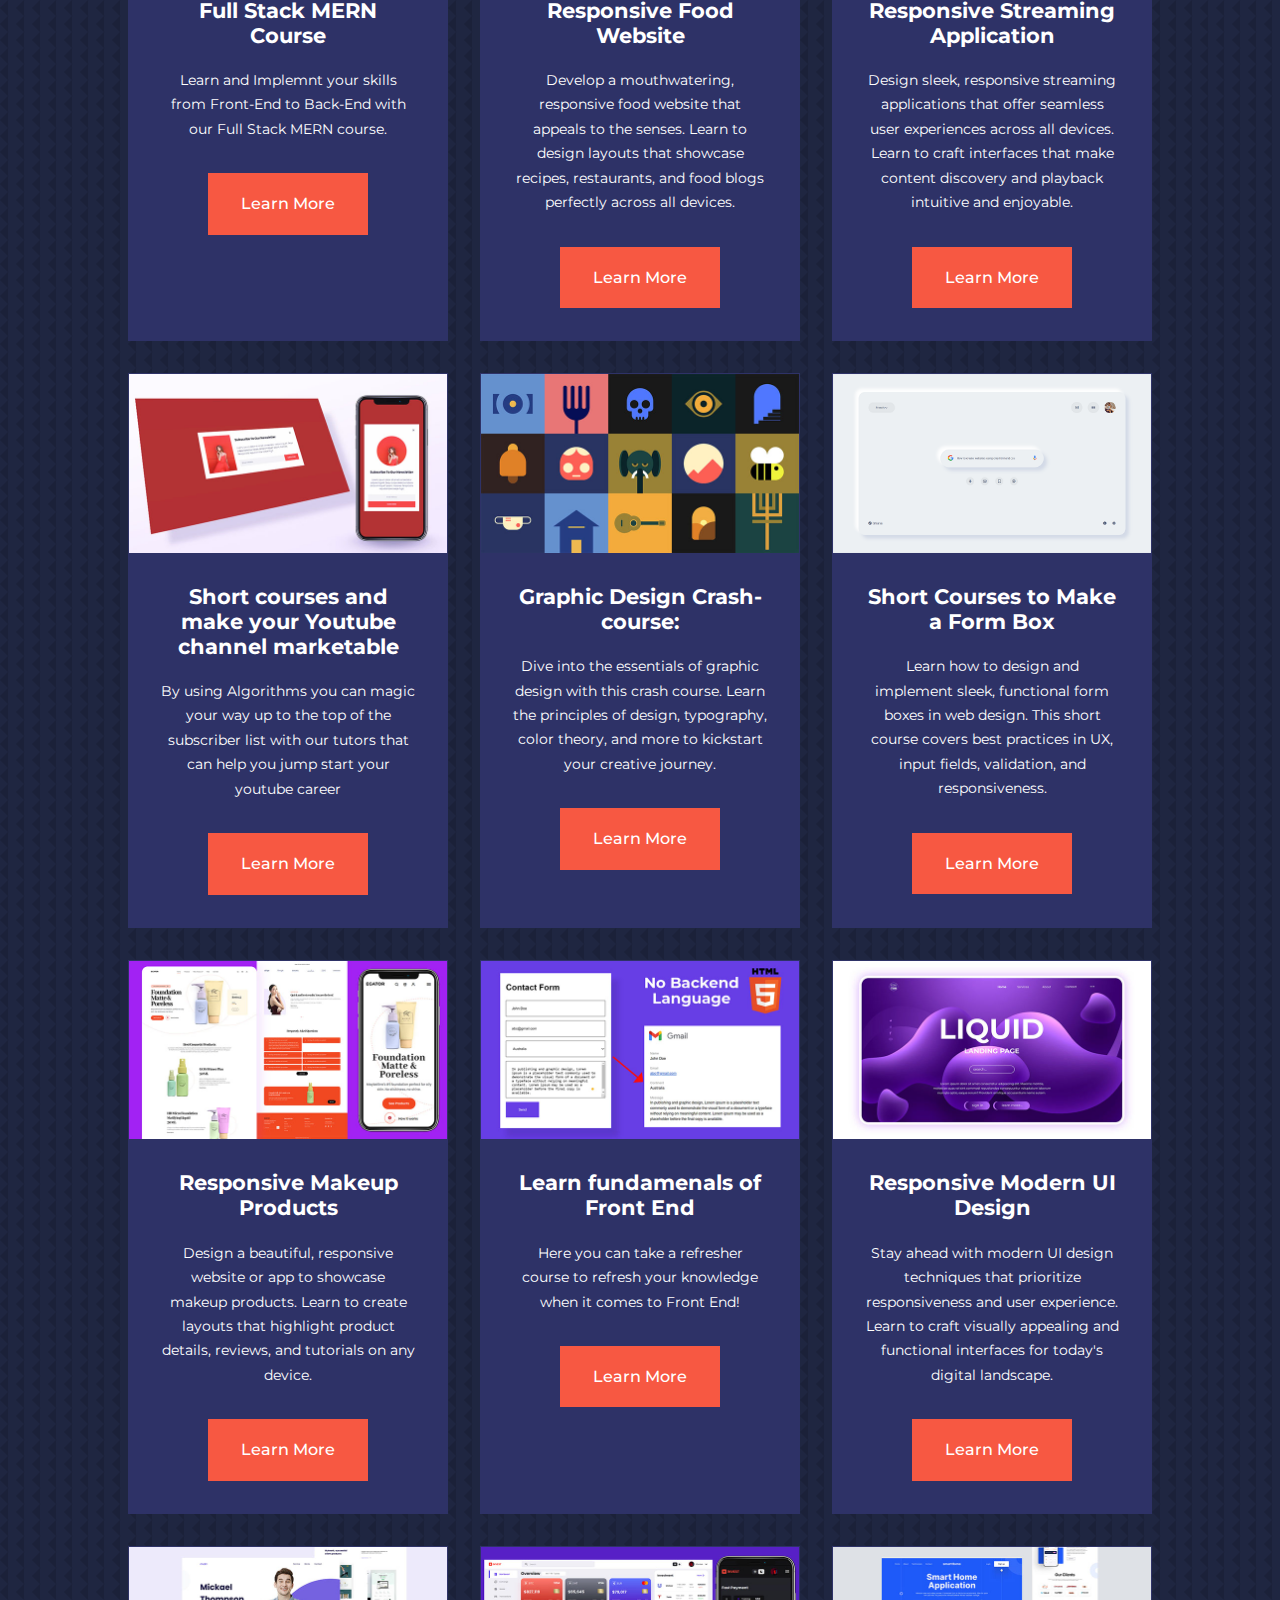
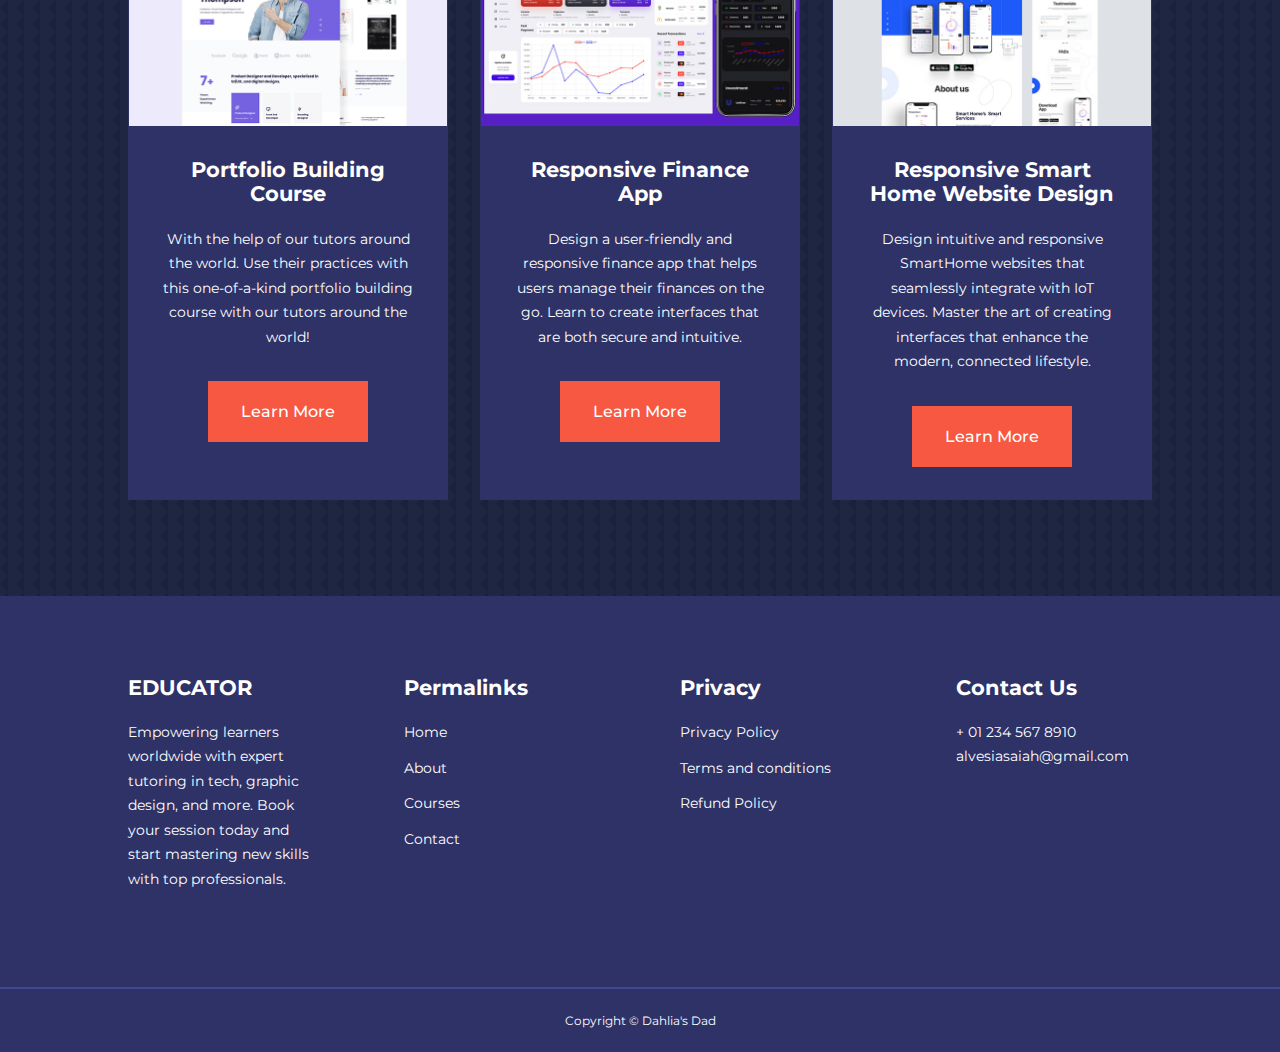
<file: courses.html>
<!DOCTYPE html>
<html lang="en">
<head>
    <meta charset="UTF-8">
    <meta name="viewport" content="width=device-width, initial-scale=1.0">
    <title>Educator</title>
    <!-- ICONSCOUT CDN -->
    <link rel="stylesheet" href="https://unicons.iconscout.com/release/v4.0.8/css/line.css">

    <!-- FONTS -->
    <link rel="preconnect" href="https://fonts.googleapis.com">
    <link rel="preconnect" href="https://fonts.gstatic.com" crossorigin>
    <link href="https://fonts.googleapis.com/css2?family=DM+Sans:ital,opsz,wght@0,9..40,100..1000;1,9..40,100..1000&family=Inconsolata:wght@200..900&family=Montserrat:ital,wght@0,100..900;1,100..900&family=Noto+Sans:ital,wght@0,100..900;1,100..900&family=Open+Sans:ital,wght@0,300..800;1,300..800&family=Righteous&family=Roboto:ital,wght@0,100;0,300;0,400;0,500;0,700;0,900;1,100;1,300;1,400;1,500;1,700;1,900&display=swap" rel="stylesheet">

    <!-- SWIPER JS  -->
    <link rel="stylesheet" href="https://cdn.jsdelivr.net/npm/swiper@11/swiper-bundle.min.css"/>
    <link rel="stylesheet" href="./css/style.css">
    <style>

        body {
            background-image: url(./images/bg-texture.png);
        }
        .courses {
            margin-top: 1rem;
        }
        
       
    </style>
</head>
<body>

    <nav>
        <div class="container nav__container">
            <a href="index.html"><h4>EDUCATOR</h4></a>
            <ul class="nav__menu">
                <li><a href="index.html">Home</a></li>
                <li><a href="about.html">About</a></li>
                <li><a href="courses.html">Courses</a></li>
                <li><a href="contact.html">Contact</a></li>
            </ul>
            <button id="open-menu-btn"><i class="uil uil-bars"></i></button>
            <button id="close-menu-btn"><i class="uil uil-multiply"></i></button>
        </div>
    </nav>



<section class="courses">
        <h2>Our Courses</h2>
        <div class="container courses__container">
            <article class="course">
                <div class="courses__image">
                    <img src="./images/course1.jpg" alt="">
                </div>
            <div class="course__info">
                <h4>Responsive Social Media Website UI Design</h4>
                <p>"Create engaging and user-friendly social media interfaces that look great on any device. Learn to design responsive UIs that enhance user interaction and connectivity." </p>
                <a href="courses.html" class="btn btn-primary">Learn More</a>
            </div>
            </article>

            <article class="course">
                <div class="courses__image">
                    <img src="./images/course2.jpg" alt="">
                </div>
                <div class="course__info">
                    <h4>Responsive Smart Home Website Design</h4>
                <p>Design intuitive and responsive SmartHome websites that seamlessly integrate with IoT devices. Master the art of creating interfaces that enhance the modern, connected lifestyle.</p>
                <a href="courses.html" class="btn btn-primary">Learn More</a>
                </div>
            </article>

            <article class="course">
                <div class="courses__image">
                    <img src="./images/course3.jpg" alt="">
                </div>
                <div class="course__info">
                    <h4>Responsive Admin Dashboard UI Design</h4>
                <p>Master the design of responsive admin dashboards that provide powerful insights with ease. Learn to create clean, efficient, and scalable UI layouts for data management.</p>
                <a href="courses.html" class="btn btn-primary">Learn More</a>
                </div>
            </article>

            <article class="course">
                <div class="courses__image">
                    <img src="./images/course4.jpg" alt="">
                </div>
                <div class="course__info">
                    <h4>Learn Spaces and Grids</h4>
                <p>Master the fundamentals of spacing and grids in design. Learn how to create balanced, organized layouts that improve readability and visual appeal across all devices.</p>
                <a href="courses.html" class="btn btn-primary">Learn More</a>
                </div>
            </article>

            <article class="course">
                <div class="courses__image">
                    <img src="./images/course5.jpg" alt="">
                </div>
                <div class="course__info">
                    <h4>Responsive Modern UI Design:</h4>
                <p>Stay ahead with modern UI design techniques that prioritize responsiveness and user experience. Learn to craft visually appealing and functional interfaces for today's digital landscape.</p>
                <a href="courses.html" class="btn btn-primary">Learn More</a>
                </div>
            </article>

            <article class="course">
                <div class="courses__image">
                    <img src="./images/course6.jpg" alt="">
                </div>
                <div class="course__info">
                    <h4>Responsive Admin Dashboard UI Design</h4>
                <p>Create engaging and user-friendly social media interfaces that look great on any device. Learn to design responsive UIs that enhance user interaction and connectivity.</p>
                <a href="courses.html" class="btn btn-primary">Learn More</a>
                </div>
            </article>

            <article class="course">
                <div class="courses__image">
                    <img src="./images/course7.jpg" alt="">
                </div>
                <div class="course__info">
                    <h4>Full Stack MERN Course</h4>
                <p>Learn and Implemnt your skills from Front-End to Back-End with our Full Stack MERN course.</p>
                <a href="courses.html" class="btn btn-primary">Learn More</a>
                </div>
            </article>

            <article class="course">
                <div class="courses__image">
                    <img src="./images/course8.jpg" alt="">
                </div>
                <div class="course__info">
                    <h4>Responsive Food Website</h4>
                <p>Develop a mouthwatering, responsive food website that appeals to the senses. Learn to design layouts that showcase recipes, restaurants, and food blogs perfectly across all devices.</p>
                <a href="courses.html" class="btn btn-primary">Learn More</a>
                </div>
            </article>

            <article class="course">
                <div class="courses__image">
                    <img src="./images/course9.jpg" alt="">
                </div>
                <div class="course__info">
                    <h4>Responsive Streaming Application</h4>
                <p>Design sleek, responsive streaming applications that offer seamless user experiences across all devices. Learn to craft interfaces that make content discovery and playback intuitive and enjoyable.</p>
                <a href="courses.html" class="btn btn-primary">Learn More</a>
                </div>
            </article>

            <article class="course">
                <div class="courses__image">
                    <img src="./images/course10.jpg" alt="">
                </div>
                <div class="course__info">
                    <h4>Short courses and make your Youtube channel marketable</h4>
                <p>By using Algorithms you can magic your way up to the top of the subscriber list with our tutors that can help you jump start your youtube career</p>
                <a href="courses.html" class="btn btn-primary">Learn More</a>
                </div>
            </article>

            <article class="course">
                <div class="courses__image">
                    <img src="./images/course11.jpg" alt="">
                </div>
                <div class="course__info">
                    <h4>Graphic Design Crash-course:</h4>
                <p>Dive into the essentials of graphic design with this crash course. Learn the principles of design, typography, color theory, and more to kickstart your creative journey.</p>
                <a href="courses.html" class="btn btn-primary">Learn More</a>
                </div>
            </article>

            <article class="course">
                <div class="courses__image">
                    <img src="./images/course12.jpg" alt="">
                </div>
                <div class="course__info">
                    <h4>Short Courses to Make a Form Box</h4>
                <p>Learn how to design and implement sleek, functional form boxes in web design. This short course covers best practices in UX, input fields, validation, and responsiveness.</p>
                <a href="courses.html" class="btn btn-primary">Learn More</a>
                </div>
            </article>

            <article class="course">
                <div class="courses__image">
                    <img src="./images/course13.jpg" alt="">
                </div>
                <div class="course__info">
                    <h4>Responsive Makeup Products</h4>
                <p>Design a beautiful, responsive website or app to showcase makeup products. Learn to create layouts that highlight product details, reviews, and tutorials on any device.</p>
                <a href="courses.html" class="btn btn-primary">Learn More</a>
                </div>
            </article>

            <article class="course">
                <div class="courses__image">
                    <img src="./images/course14.jpg" alt="">
                </div>
                <div class="course__info">
                    <h4>Learn fundamenals of Front End</h4>
                <p>Here you can take a refresher course to refresh your knowledge when it comes to Front End!</p>
                <a href="courses.html" class="btn btn-primary">Learn More</a>
                </div>
            </article>

            <article class="course">
                <div class="courses__image">
                    <img src="./images/course15.jpg" alt="">
                </div>
                <div class="course__info">
                    <h4>Responsive Modern UI Design</h4>
                <p>Stay ahead with modern UI design techniques that prioritize responsiveness and user experience. Learn to craft visually appealing and functional interfaces for today's digital landscape.</p>
                <a href="courses.html" class="btn btn-primary">Learn More</a>
                </div>
            </article>

            <article class="course">
                <div class="courses__image">
                    <img src="./images/course16.jpg" alt="">
                </div>
                <div class="course__info">
                    <h4>Portfolio Building Course</h4>
                <p>With the help of our tutors around the world. Use their practices with this one-of-a-kind portfolio building course with our tutors around the world!</p>
                <a href="courses.html" class="btn btn-primary">Learn More</a>
                </div>
            </article>

            <article class="course">
                <div class="courses__image">
                    <img src="./images/course17.jpg" alt="">
                </div>
                <div class="course__info">
                    <h4>Responsive Finance App</h4>
                <p>Design a user-friendly and responsive finance app that helps users manage their finances on the go. Learn to create interfaces that are both secure and intuitive.</p>
                <a href="courses.html" class="btn btn-primary">Learn More</a>
                </div>
            </article>

            <article class="course">
                <div class="courses__image">
                    <img src="./images/course18.jpg" alt="">
                </div>
                <div class="course__info">
                    <h4>Responsive Smart Home Website Design</h4>
                <p>Design intuitive and responsive SmartHome websites that seamlessly integrate with IoT devices. Master the art of creating interfaces that enhance the modern, connected lifestyle.</p>
                <a href="courses.html" class="btn btn-primary">Learn More</a>
                </div>
            </article>
        </div>
    </section>





















<footer>
    <div class="container footer__container">
        <div class="footer__1">
            <a href="index.html" class="footer__logo"><h4>EDUCATOR</h4></a>
            <p>Empowering learners worldwide with expert tutoring in tech, graphic design, and more. Book your session today and start mastering new skills with top professionals.</p>
        </div>

        <div class="footer__2">
            <h4>Permalinks</h4>
            <ul class="permalinks">
                <li><a href="index.html"></a>Home</li>
                <li><a href="about.html"></a>About</li>
                <li><a href="courses.html"></a>Courses</li>
                <li><a href="contact.html"></a>Contact</li>
            </ul>
        </div>

        <div class="footer__3">
            <h4>Privacy</h4>
            <ul class="privacy">
                <li><a href="#"></a>Privacy Policy</li>
                <li><a href="#"></a>Terms and conditions</li>
                <li><a href="#"></a>Refund Policy</li>
            </ul>
        </div>

        <div class="footer__4">
            <h4>Contact Us</h4>
            <div>
                <p>+ 01 234 567 8910</p>
                <p>alvesiasaiah@gmail.com</p>
            </div>
            <ul class="footer__socials">
                <li>
                    <a href="#"><i class="uil uil-facebook-f"></i></a>
                </li>

                <li>
                    <a href="#"><i class="uil uil-instagram-alt"></i></a>
                </li>

                <li>
                    <a href="#"><i class="uil uil-twitter"></i></a>
                </li>

                <li>
                    <a href="#"><i class="uil uil-linkedin-alt"></i></a>
                </li>
            </ul>
        </div>

       

    </div>
    <div class="footer__copyright">
        <small>Copyright &copy; Dahlia's Dad</small>
    </div>
</footer>


<script src="./main.js"></script>
<script src="https://cdn.jsdelivr.net/npm/swiper@11/swiper-bundle.min.js"></script>

<script>
        var swiper = new Swiper(".mySwiper", {
  slidesPerView: 1,
  spaceBetween: 30,
  pagination: {
    el: ".swiper-pagination",
    clickable: true,
  },
   //
   breakpoints: {
    600: {
        slidesPerView: 2
    }
   }
});
</script>
</body>
</html>
</file>
<file: css/style.css>
*{
    margin: 0;
    padding: 0;
    border: 0;
    outline: 0;
    text-decoration: none;
    list-style: none;
    box-sizing: border-box;
}

:root {
    --color-primary: #6c63ff;
    --color-success: #00bf8e;
    --color-warning: #f7c94b;
    --color-danger: #f75842;
    --color-danger-variant: rgba(247, 88, 66, 0.4);
    --color-white: #fff;
    --color-light: rgba(255, 255, 255, 0.7);
    --color-black: #000;
    --color-bg: #1f2641;
    --color-bg1: #2e3267;
    --color-bg2: #424890;

    --container-width-lg: 80%;
    --container-width-md: 90%;
    --container-width-sm: 94%;

    --transition: all 400ms ease;
}

body {
    font-family: "Montserrat", sans-serif;
    line-height: 1.7;
    color: var(--color-white);
    background: var(--color-bg);
}

.container {
    width: var(--container-width-lg);
    margin: 0 auto;
}

section {
    padding: 6rem 0;

}

section h2 {
    text-align: center;
    margin-bottom: 4rem;
}

h1, h2, h3, h4, h5 {
    line-height: 1.2;
}

h1 {
    font-size: 2rem;
}

h2 {
    font-size: 2rem;
}

h3 {
    font-size: 1.6rem;
}

h4 {
    font-size: 1.3rem;
}

a {
    color: var(--color-white);
}

img {
    width: 100%;
    display: block;
    object-fit: cover;

}


.btn {
    display: inline-block;
    background: var(--color-white);
    color: var(--color-black);
    padding: 1rem 2rem;
    border: 1px solid transparent;
    font-weight: 500;
    transition: var(--transition);
}

.btn:hover {
    background: transparent;
    color: var(--color-white);
    border-color: var(--color-white);
}

.btn-primary {
    background: var(--color-danger);
    color: var(--color-white);

}

/* NAVBAR */

nav {
    background: transparent;
    width: 100vw;
    height: 5rem;
    position: fixed;
    top: 0;
    z-index: 11;

}

/* change navbar styles on scroll using javascript */
.window-scroll {
    background: var(--color-primary);
    box-shadow: 0 1rem 2rem rgba(0, 0, 0, 0.2);
}

.nav__container {
    height: 100%;
    display: flex;
    justify-content: space-between;
    align-items: center;
}

nav button {
    display: none;
}

.nav__menu {
    display: flex;
    align-items: center;
    gap: 4rem;
}

.nav__menu a {
    font-size: 0.9rem;
    transition: var(--transition);
}

.nav__menu a:hover {
    color: var(--color-bg2);
}

/* HEADER */

header {
    position: relative;
    top: 5rem;
    overflow: hidden;
    height: 70vh;
    margin-bottom: 5rem;
}

.header__container {
    display: grid;
    grid-template-columns: 1fr 1fr;
    align-items: center;
    gap: 5rem;
    height: 100%;

}

.header__left p {
    margin: 1rem 0 2.4rem;
}

/* CATEGORIES */

.categories {
    background: var(--color-bg1);
    height: 32rem;

}

.categories h1 {
    line-height: 1;
    margin-bottom: 3rem;

}

.categories__container {
    display: grid;
    grid-template-columns: 40% 60%;
  
}

.categories__left {
    margin-right: 4rem;
}

.categories__left p {
    margin: 1rem 0 3rem;

}

.categories__right {
    display: grid;
    grid-template-columns: repeat(3, 1fr);
    gap: 1.2rem;
}

.category {
    background: var(--color-bg2);
    padding: 2rem;
    border-radius: 2rem;
    transition: var(--transition);
}

.category:hover {
    box-shadow: 0 3rem 3rem rgba(0, 0, 0, 0.3);
    z-index: 1;
}

.category:nth-child(2) .category__icon {
    background: var(--color-danger);
}

.category:nth-child(3) .category__icon {
    background: var(--color-success);
}

.category:nth-child(4) .category__icon {
    background: var(--color-warning);
}

.category:nth-child(5) .category__icon {
    background: var(--color-success);
}


.category__icon {
    background: var(--color-primary);
    padding: 0.7rem;
    border-radius: 0.9rem;

}

.category h5 {
    margin: 2rem 0 1rem;

}

.category p {
    font-size: 0.85rem;

}

/* COURSES */

.courses {
    margin-top: 10rem;

}

.courses__container {
    display: grid;
    grid-template-columns: repeat(3, 1fr);
    gap: 2rem;
}

.course {
    background: var(--color-bg1);
    text-align: center;
    border: 1px solid transparent;
    transition: var(--transition);
}

.course:hover {
    background: transparent;
    border-color: var(--color-primary);
}

.course__info {
    padding: 2rem;
    
}

.course__info p {
    margin: 1.2rem 0 2rem;
    font-size: 0.9rem;
}

/* FAQs */

.faqs {
    background: var(--color-bg1);
    box-shadow: inset 0 0 3rem rgba(0, 0, 0, 0.5);
    
}

.faqs__container {
    display: grid;
    grid-template-columns: 1fr 1fr;
    gap: 1rem;

}

.faq {
    padding: 2rem;
    display: flex;
    align-items: center;
    gap: 1.4rem;
    height: fit-content;
    background: var(--color-primary);
    cursor: pointer;
}

.faq h4 {
    font-size: 1rem;
    line-height: 2.2;
}

.faq__icon {
    align-self: flex-start;
    font-size: 1.2rem;

}

.faq p {
    margin-top: 0.8rem;
    display: none;
}

.faq.open p {
    display: block;
}

/* TESTIMONIALS */

.testimonials__container {
    overflow-x: hidden;
    position: relative;
    margin-bottom: 5rem;
}

.testimonial {
    padding-top: 2rem;
}

.avatar {
    width: 6rem;
    height: 6rem;
    border-radius: 50%;
    overflow: hidden;
    margin: 0 auto 1rem;
    border: 1rem solid var(--color-bg1);
}

.testimonial__info {
    text-align: center;

}

.testimonial__body {
    background: var(--color-primary);
    padding: 2rem;
    margin-top: 3rem;
    position: relative;

}

.testimonial__body::before {
    content: "";
    display: block;
    background: linear-gradient(135deg, transparent, var(--color-primary), var(--color-primary));
    width: 3rem;
    height: 3rem;
    position: absolute;
    left: 50%;
    top: -1.5rem;
    transform: rotate(45deg);
}

/* FOOTER */

footer {
    background: var(--color-bg1);
    padding-top: 5rem;
    font-size: 0.9rem;


}

.footer__container {
    display: grid;
    grid-template-columns: repeat(4, 1fr);
    gap: 5rem;
}

.footer__container > div h4 {
    margin-bottom: 1.2rem;
}

.footer__1 p {
    margin: 0 0 2rem;
}

footer ul li {
    margin-bottom: 0.7rem;
}

footer ul li a:hover {
    text-decoration: underline;
}

.footer__socials {
    display: flex;
    gap: 1rem;
    font-size: 1.2rem;
    margin-top: 2rem;
}

.footer__copyright{
    text-align: center;
    margin-top: 4rem;
    padding: 1.2rem 0;
    border-top: 2px solid var(--color-bg2);
}

/* ========MEDIA QUERIES======== */

@media screen and (max-width: 1024px) {
    .container {
        width: var(--container-width-md);
    }

    h1 {
        font-size: 2.2rem;
    }

    h2 {
        font-size: 1.7rem;
    }

    h3 {
        font-size: 1.4rem;
    }

    h4 {
        font-size: 1.2rem;
    }

    /* NAVBAR */

    nav button {
        display: inline-block;
        background: transparent;
        font-size: 1.8rem;
        color: var(--color-white);
        cursor: pointer;
    }

    nav button#close-menu-btn {
        display: none;
    }

    .nav__menu {
        position: fixed;
        top: 5rem;
        right: 5%;
        height: fit-content;
        width: 18rem;
        flex-direction: column;
        gap: 0;
        display: none;

    }

    .nav__menu li {
        width: 100%;
        height: 5.8rem;
        animation: animateNavItems 400ms linear forwards;
        transform-origin: top right;
        opacity: 0;
    }

    .nav__menu li:nth-child(2){
        animation-delay: 200ms;
    }

    .nav__menu li:nth-child(3){
        animation-delay: 400ms;
    }


    .nav__menu li:nth-child(4){
        animation-delay: 600ms;
    }

    @keyframes animateNavItems {
        0% {
            transform: rotateZ(-90deg) rotateX(90deg) scale(0.1);
        }
        100% {
            transform: rotateZ(0) rotateX(0) scale(1);
            opacity: 1;
        }
    }

    .nav__menu li a {
        background: var(--color-primary);
        box-shadow: -4rem 6rem 10rem rgba(0, 0, 0, 0.6);
        width: 100%;
        height: 100%;
        display: grid;
        place-items: center;
    }

    .nav__menu li a:hover {
        background: var(--color-bg2);
        color: var(--color-white);
    }

    /* HEADER SECTION */

    header {
        height: 52vh;
        margin-bottom: 4rem;

    }

    .header__container {
        gap: 0;
        padding-bottom: 3rem;
    }

    /* CATEGORY SECTION */

    .categories {
        height: auto;

    }

    .categories__container {
        grid-template-columns: 1fr;
        gap: 3rem;

    }

    .categories__left {
        margin-right: 0;

    }
    /* POPULAR COURSES */

    .courses {
        margin-top: 0;

    }

    .courses__container {
        grid-template-columns: 1fr 1fr;

    }

    /* FAQs */

    .faqs__container {
        grid-template-columns: 1fr;

    }

    .faq {
        padding: 1.5rem;

    }

    /* Footer */

    .footer__container{
        grid-template-columns: 1fr 1fr;

    }

}

/* =======MOBILE======= */

@media screen and (max-width: 600px) {
    .container {
        width: var(--container-width-sm);
    }

    /* NAV */

    .nav__menu {
        right: 3%;
    }

    /* HEADER */

    header{
        height: 100vh;

    }

    .header__container {
        grid-template-columns: 1fr;
        text-align: center;
        margin-top: 0;
    }

    .header__left p {
        margin-bottom: 1.3rem;


    }

    /* CATEGORIES */

    .categories__right {
        grid-template-columns: 1fr 1fr;
        gap: 0.7rem;
    }

    .category {
        padding: 1rem;
        border-radius: 1rem;

    }

    .category__icon{
        margin-top: 4px;
        display: inline-block;
    }

    /* POPULAR COURSES */

    .courses__container {
        grid-template-columns: 1fr;

    }

    /*  */

    .testimonial__body{
        padding: 1.2rem;

    }

    /* FOOTER */

    .footer__container{
        grid-template-columns: 1fr;
        text-align: center;
        gap: 2rem;
    }

    .footer__1 p {
        margin: 1rem auto;

    }

    .footer__socials{
        justify-content: center;
    }
}
</file>
<file: css/about.css>
.about__achievements {
    margin-top: 3rem;

}

:root {
    --color-primary: #6c63ff;
    --color-success: #00bf8e;
    --color-warning: #f7c94b;
    --color-danger: #f75842;
    --color-danger-variant: rgba(247, 88, 66, 0.4);
    --color-white: #fff;
    --color-light: rgba(255, 255, 255, 0.7);
    --color-black: #000;
    --color-bg: #1f2641;
    --color-bg1: #2e3267;
    --color-bg2: #424890;

    --container-width-lg: 80%;
    --container-width-md: 90%;
    --container-width-sm: 94%;

    --transition: all 400ms ease;
}

.about__achievements-container {
    display: grid;
    grid-template-columns: 40% 60%;
    gap: 5rem;


}

.about__achievements-right > p {
    margin: 1.6rem 0 2.5rem;
}

.achievements__cards {
    display: grid;
    grid-template-columns: repeat(3, 1fr);
    gap: 1.7rem;
}

.achievement__card {
    background: var(--color-bg1);
    padding: 1.6rem;
    border-radius: 1rem;
    text-align: center;
    transition: var(--transition);


}

.achievement__card:hover {
    background: var(--color-bg2);
    box-shadow: 0 3rem 3rem rgba(0, 0, 0, 0.3);
}

.achievement__icon {
    background: var(--color-danger);
    padding: 0.6rem;
    border-radius: 1rem;
    display: inline-block;
    margin-bottom: 2rem;
    font-size: 2rem;
    padding-left: 20px;
    padding-right: 20px;
}


.achievement__card p {
    margin-top: 1rem;

}

/* Team */

.team {
    background: var(--color-bg1);
    box-shadow: inset 0 0 3rem rgba(0, 0, 0, 0.5);
}

.team__container {
    display: grid;
    grid-template-columns: repeat(4, 1fr);
    gap: 2rem;

}

.team__member {
    background: var(--color-bg2);
    padding: 2rem;
    border: 1px solid transparent;
    border-radius: 1rem;
    transition: var(--transition);
    position: relative;
    overflow: hidden;
}

.team__member:hover {
    background: transparent;
    border-color: var(--color--primary);
}

.team__member-image img {
    filter: saturate(0);
}

.team__member:hover img {
    filter: saturate(1);
}

.team__member-info * {
    text-align: center;
    margin-top: 1.4rem;
}

.team__member-info p {
    color: var(--color--light);
}

.team__member-socials {
    position: absolute;
    top: 50%;
    transform: translateY(-50%);
    right: -100%;
    display: flex;
    flex-direction: column;
    background-color: #6c63ff;
    border-radius: 1rem 0 0 1rem;
    box-shadow: -2rem 0 2rem rgba(0,0, 0, 0.3);
    transition: var(--transition);
}

.team__member:hover .team__member-socials {

    right: 0;

}

.team__member-socials a {
    padding: 1rem;
}

/* MEDIA QUERIES */

@media screen and (max-width: 1024px) {
    .about__achievements {
        margin-top: 2rem;

    }

    .about__achievements-container{
        grid-template-columns: 1fr;
        gap: 4rem;

    }

    .about__achievements-left {
         width: 100%;
        margin: 0 auo;

    }

    .about__achievements-right {
        text-align: center;
    }

    .team__container {
        grid-template-columns: repeat(3, 1fr);
        gap: 1.5rem;

        
    }

    .team__member {
        padding: 1rem;
    }




}

@media screen and (max-width: 600px) {
    .achievements__cards {
        grid-template-columns: 1fr;
        gap: 0.7rem;

    }

    .about__achievements-right{
        text-align: center;
    }

    .team__container {
        grid-template-columns: 1fr 1fr;
        gap: 0.7rem;
    }

    .team__member {
        padding: 0;
    }

    .team__member p {
        margin-bottom: 1.5rem;
    }
}
</file>
<file: css/contact.css>
.contact__container {
    background: var(--color-bg1);
    padding: 4rem;
    display: grid;
    grid-template-columns: 40% 60%;
    gap: 4rem;
    height: 30rem;
    margin: 7rem auto; 
    border-radius: 1rem;
}

/* ASIDE */




.contact__aside {
    background: var(--color-primary);
    padding: 3rem;
    border-radius: 1rem;
    position: relative;
    bottom: 10rem;

}

.aside__image {
    width: 12rem;
    margin-bottom: 2rem;

}

.contact__aside h2 {
    text-align: left;
    margin-bottom: 1rem;
}

.contact__aside p {
    font-size: 0.9rem;
    margin-bottom: 2rem;
}

.contact__details li {
    display: flex;
    gap: 1rem;
    align-items: center;
    margin-bottom: 1rem;
}

.contact__socials {
    display: flex;
    gap: 0.8rem;
    margin-top: 3rem;
}

.contact__socials a {
    background: var(--color-bg2);
    padding: 0.5rem;
    border-radius: 50%;
    font-size: 0.9rem;
    transition: var(--transition);
}

.contact__socials a:hover {
    background: transparent;
}


/* FORM */

.contact__form {
    display: flex;
    flex-direction: column;
    gap: 1.2rem;
    margin-right: 4rem;

}

.form__name {
    display: flex;
    gap: 1.2rem;

}

.contact__form input[type="text"] {
    width: 50%;
}

input, textarea {
    width: 100%;
    padding: 1rem;
    background: var(--color-bg);
    color: white;
}

.contact__form .btn {
    width: max-content;
    cursor: pointer;
    margin-top: 1rem;
    border-radius: 0.5rem;
}

/* MEDIA QUERIES TABLETS */


@media screen and (max-width: 1024px) {
    .contact {

    }

    .contact__container {
        gap: 1.5rem;
        margin-top: 3rem;
        height: auto;
        padding: 1.5rem;

    }

    .contact__aside {
        width: auto;
        padding: 1.5rem;
        bottom: 0;

    }

    .contact__form {
        align-self: center;
        margin-right: 1.5rem;

    }
}



@media screen and (max-width: 600px) {
    .contact__container {
        grid-template-columns: 1fr;
        gap: 3rem;
        margin-top: 0;
        padding: 0;
    }

    .contact__form {
        margin: 0 1.5rem 3rem;

    }

    .form__name {
        flex-direction: column;
    }

    .form__name input[type="text"] {
        width: 100%;

    }
}
</file>
